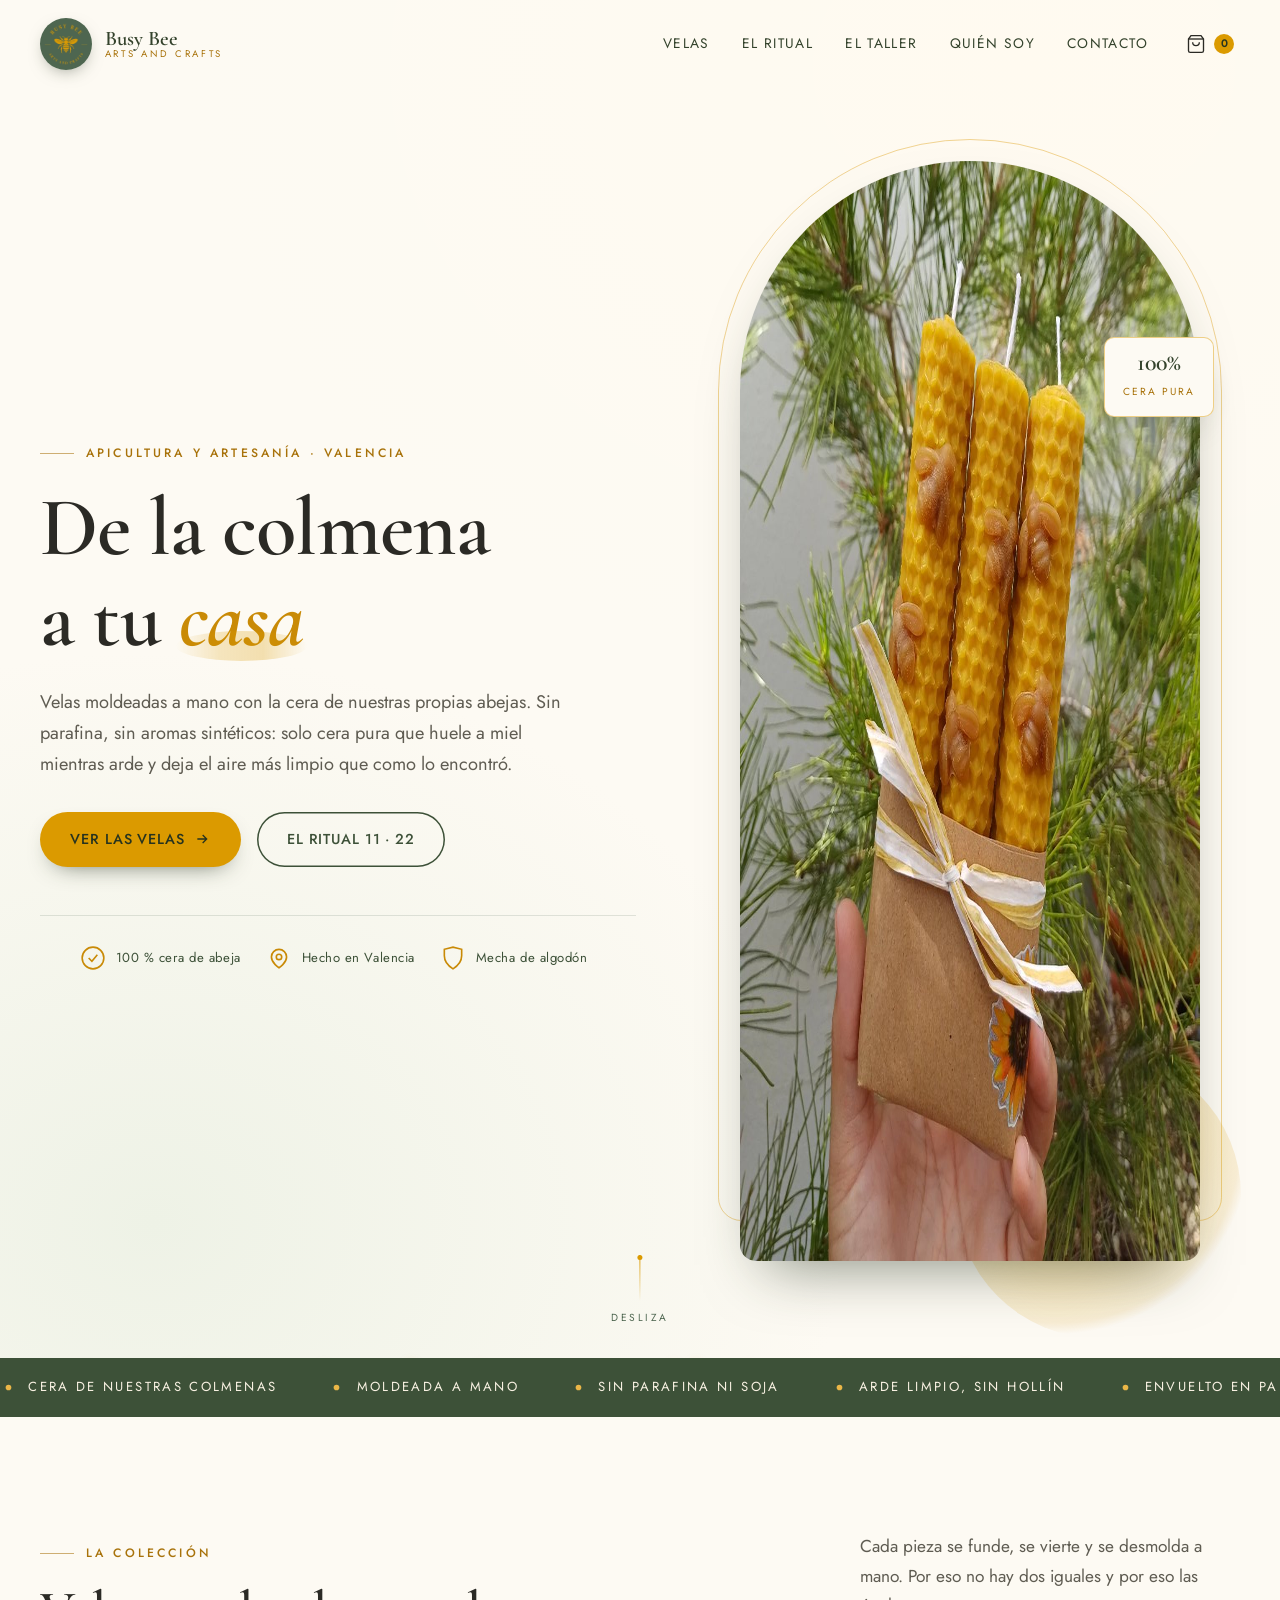
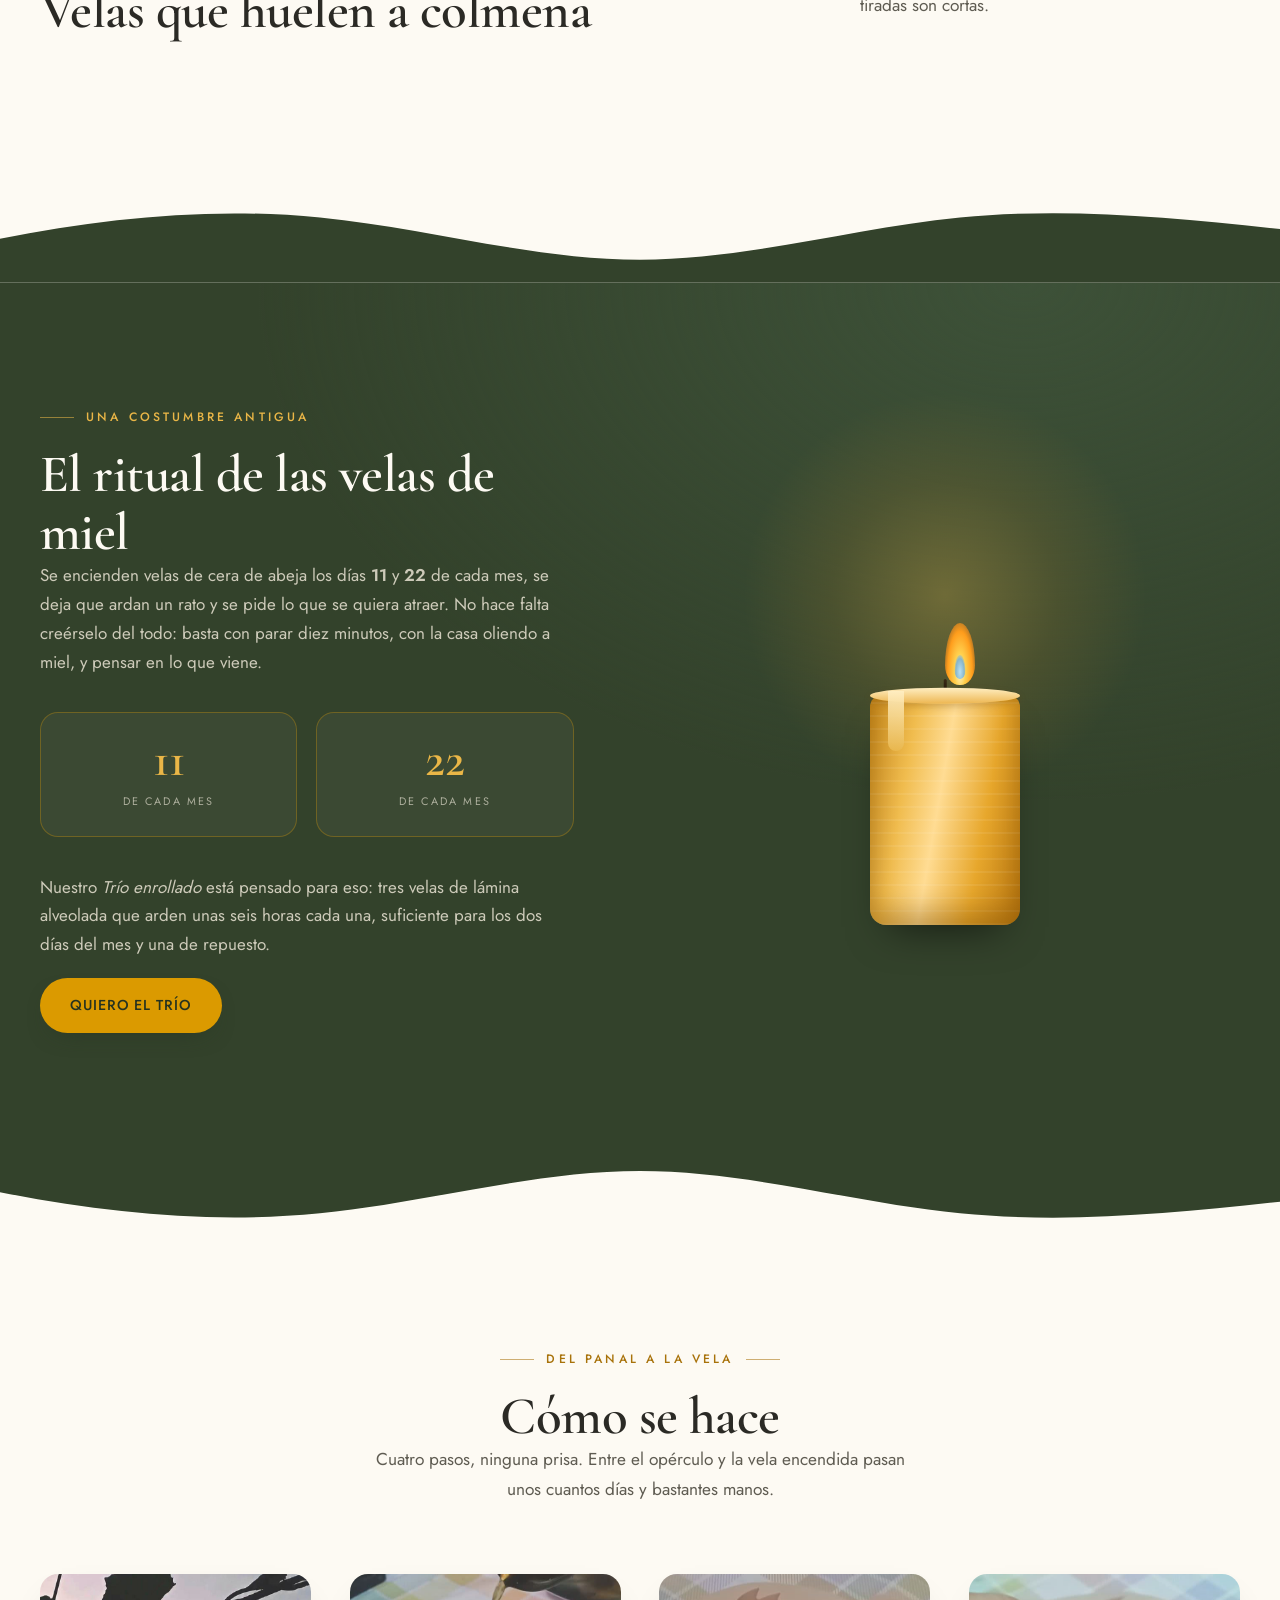
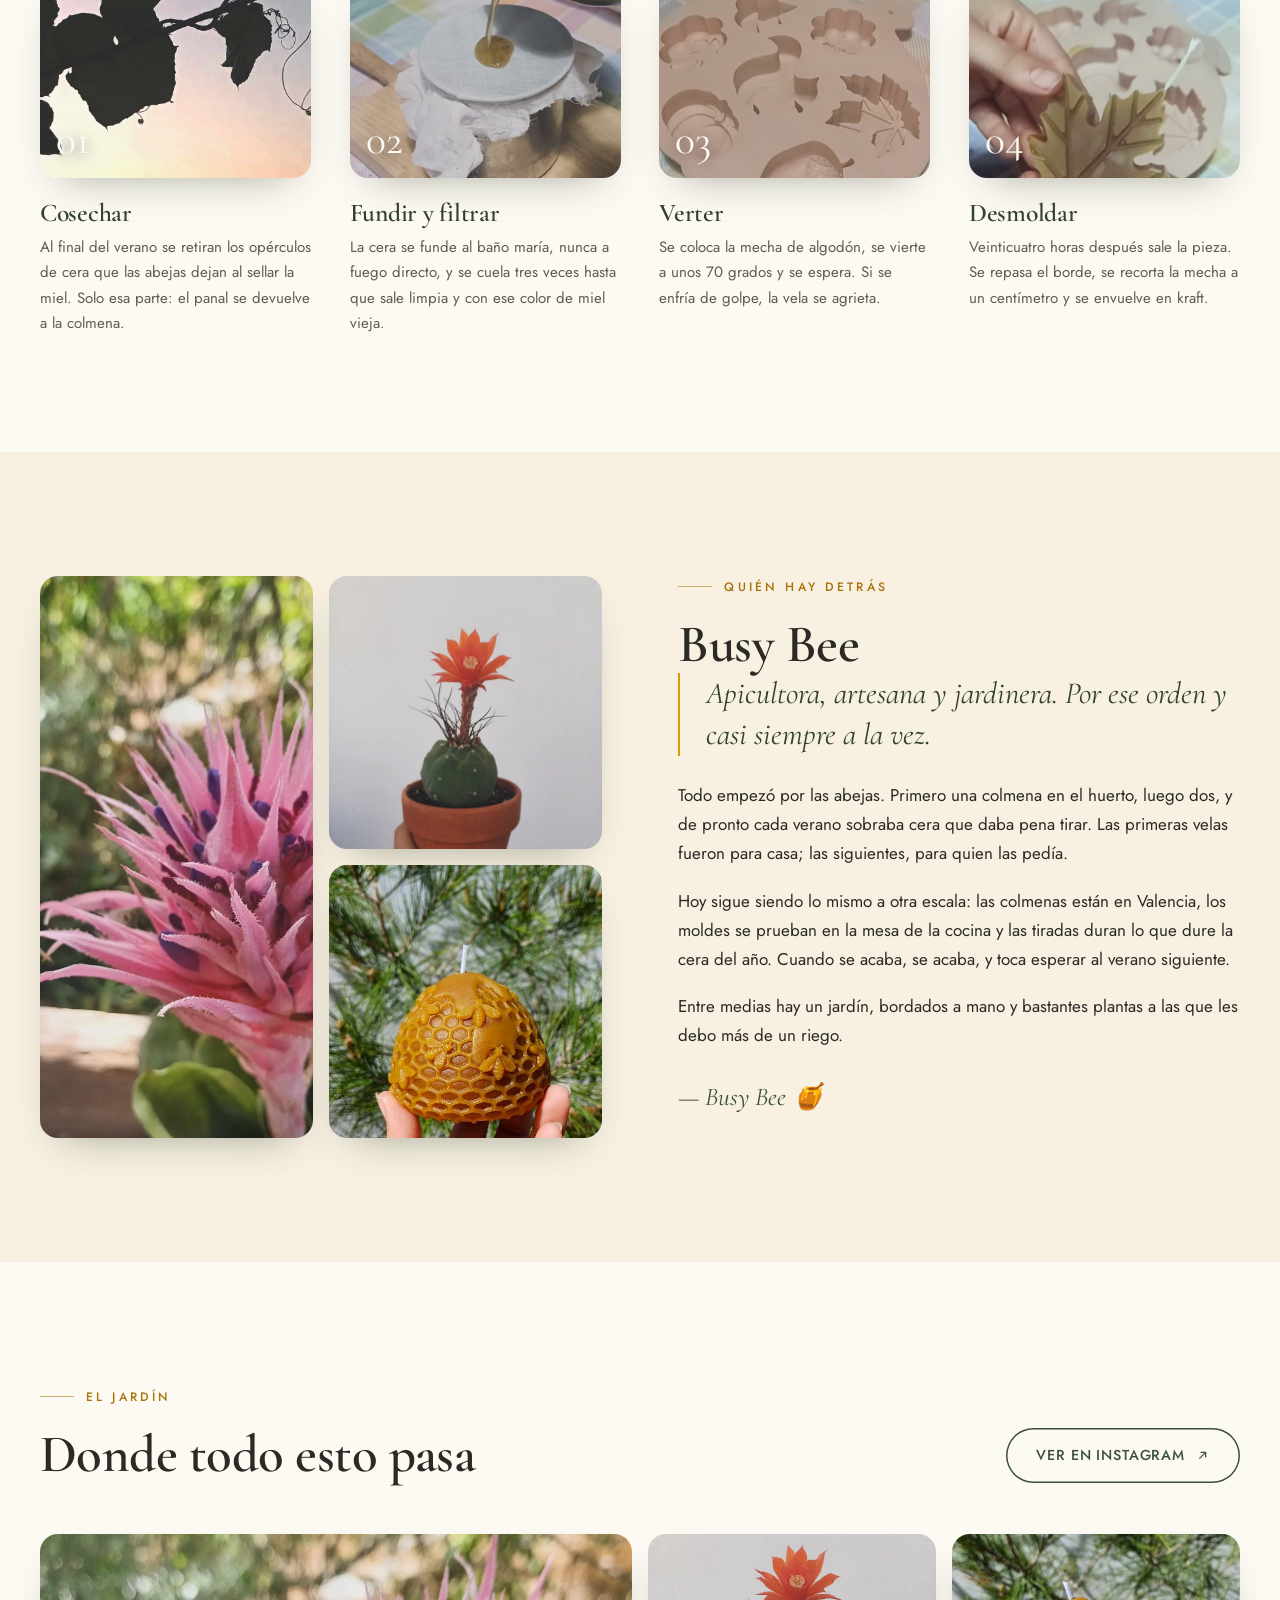
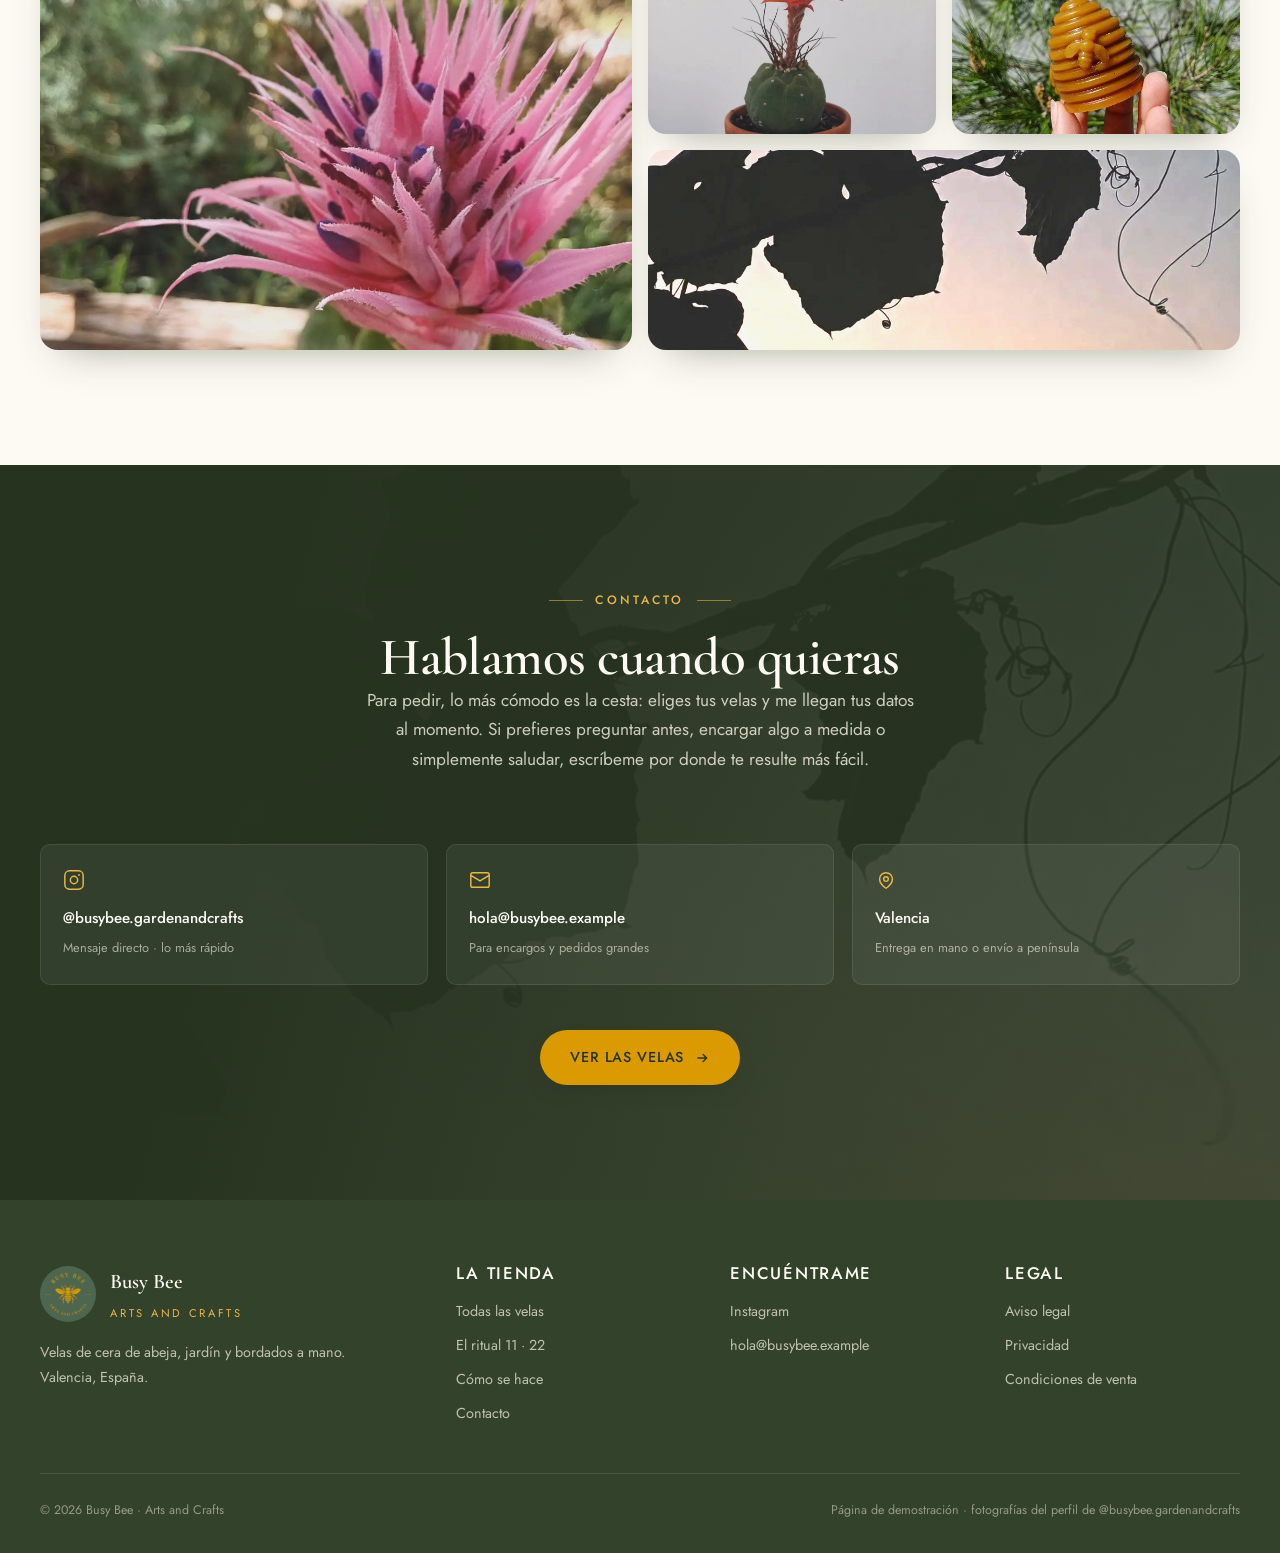
<file: public/index.html>
<!DOCTYPE html>
<html lang="es">
<head>
<meta charset="utf-8">
<meta name="viewport" content="width=device-width,initial-scale=1">
<title>Busy Bee · Velas artesanales de cera de abeja | Valencia</title>
<meta name="description" content="Velas de cera de abeja hechas a mano en Valencia. Colmenas, panales y velas de miel para el ritual de los días 11 y 22. Cera de nuestras propias colmenas, sin parafina.">
<meta name="theme-color" content="#3d5138">

<meta property="og:type" content="website">
<meta property="og:title" content="Busy Bee · Velas artesanales de cera de abeja">
<meta property="og:description" content="De la colmena a tu casa. Velas de cera de abeja hechas a mano en Valencia.">
<meta property="og:image" content="assets/img/velas-laminadas.jpg">
<meta property="og:locale" content="es_ES">

<link rel="icon" href="assets/img/logo.jpg">
<link rel="apple-touch-icon" href="assets/img/logo.jpg">

<link rel="stylesheet" href="assets/css/fuentes.css">
<link rel="stylesheet" href="assets/css/style.css">
</head>
<body>

<!-- ══════════════════════════════ CABECERA ══════════════════════════════ -->
<header class="cabecera" id="cabecera">
  <div class="contenedor cabecera__fila">
    <a href="#" class="marca" aria-label="Busy Bee, inicio">
      <img class="marca__logo" src="assets/img/logo.jpg" alt="" width="52" height="52">
      <span class="marca__texto">
        <span class="marca__nombre">Busy Bee</span>
        <span class="marca__lema">Arts and Crafts</span>
      </span>
    </a>

    <nav class="nav" id="nav">
      <a href="#velas">Velas</a>
      <a href="#ritual">El ritual</a>
      <a href="#taller">El taller</a>
      <a href="#historia">Quién soy</a>
      <a href="#pedido">Contacto</a>
      <button type="button" class="carrito" id="abrir-cesta" aria-label="Abrir la cesta">
        <svg viewBox="0 0 24 24" fill="none" stroke="currentColor" stroke-width="1.6" width="20" height="20" aria-hidden="true">
          <path d="M6 2 3 6v14a2 2 0 0 0 2 2h14a2 2 0 0 0 2-2V6l-3-4Z"/><path d="M3 6h18"/><path d="M16 10a4 4 0 0 1-8 0"/>
        </svg>
        <span class="carrito__num" id="carrito-num">0</span>
      </button>
    </nav>

    <button class="menu-btn" id="menu-btn" aria-label="Abrir menú" aria-expanded="false" aria-controls="nav"><span></span></button>
  </div>
</header>

<main>

<!-- ══════════════════════════════ PORTADA ══════════════════════════════ -->
<section class="portada">

  <!-- trama de panal de fondo -->
  <svg class="panal-fondo" aria-hidden="true">
    <defs>
      <pattern id="panal" width="56" height="97" patternUnits="userSpaceOnUse" patternTransform="scale(1.15)">
        <path d="M28 0 L56 16 L56 48 L28 64 L0 48 L0 16 Z" fill="none" stroke="#4e6650" stroke-width="1" opacity=".5"/>
        <path d="M0 48 L0 80 M56 48 L56 80" fill="none" stroke="#4e6650" stroke-width="1" opacity=".5"/>
        <path d="M28 64 L28 97" fill="none" stroke="#4e6650" stroke-width="1" opacity=".5"/>
      </pattern>
    </defs>
    <rect width="100%" height="100%" fill="url(#panal)"/>
  </svg>

  <!-- motas de polen (se rellenan por JS) -->
  <div class="polen" id="polen" aria-hidden="true"></div>

  <!-- abejas volando -->
  <div class="enjambre" aria-hidden="true">
    <div class="abeja abeja--1"></div>
    <div class="abeja abeja--2"></div>
    <div class="abeja abeja--3"></div>
  </div>

  <div class="contenedor portada__rejilla">
    <div class="portada__contenido">
      <p class="antetitulo">Apicultura y artesanía · Valencia</p>
      <h1 class="portada__titulo">De la colmena<br>a tu <em>casa</em></h1>
      <p class="portada__texto">
        Velas moldeadas a mano con la cera de nuestras propias abejas. Sin parafina,
        sin aromas sintéticos: solo cera pura que huele a miel mientras arde y
        deja el aire más limpio que como lo encontró.
      </p>

      <div class="portada__acciones">
        <a href="#velas" class="btn btn--miel">
          Ver las velas
          <svg viewBox="0 0 24 24" fill="none" stroke="currentColor" stroke-width="2" width="16" height="16" aria-hidden="true"><path d="M5 12h14M13 6l6 6-6 6"/></svg>
        </a>
        <a href="#ritual" class="btn btn--linea">El ritual 11 · 22</a>
      </div>

      <ul class="portada__sellos">
        <li class="sello">
          <svg viewBox="0 0 24 24" fill="none" stroke="currentColor" stroke-width="1.5" aria-hidden="true"><path d="M12 2a10 10 0 1 0 10 10A10 10 0 0 0 12 2Z"/><path d="m8 12 3 3 5-6"/></svg>
          100&nbsp;% cera de abeja
        </li>
        <li class="sello">
          <svg viewBox="0 0 24 24" fill="none" stroke="currentColor" stroke-width="1.5" aria-hidden="true"><path d="M12 21s-7-4.5-7-10a7 7 0 0 1 14 0c0 5.5-7 10-7 10Z"/><circle cx="12" cy="11" r="2.5"/></svg>
          Hecho en Valencia
        </li>
        <li class="sello">
          <svg viewBox="0 0 24 24" fill="none" stroke="currentColor" stroke-width="1.5" aria-hidden="true"><path d="M12 22c5-3 8-7 8-12V4l-8-2-8 2v6c0 5 3 9 8 12Z"/></svg>
          Mecha de algodón
        </li>
      </ul>
    </div>

    <figure class="portada__foto">
      <img src="assets/img/velas-laminadas.jpg"
           alt="Tres velas de cera de abeja laminada, decoradas con abejitas y atadas con un lazo de rafia"
           width="1100" height="1100" fetchpriority="high">
      <figcaption class="etiqueta">
        <strong>100%</strong>
        <span>cera pura</span>
      </figcaption>
    </figure>
  </div>

  <a href="#velas" class="bajar">
    <i></i>
    Desliza
  </a>
</section>

<!-- ══════════════════════════════ CINTA ══════════════════════════════ -->
<div class="cinta" aria-hidden="true">
  <div class="cinta__pista" id="cinta-pista">
    <div class="cinta__grupo">
      <span class="cinta__item"><svg viewBox="0 0 24 24" fill="currentColor"><circle cx="12" cy="12" r="4"/></svg> Cera de nuestras colmenas</span>
      <span class="cinta__item"><svg viewBox="0 0 24 24" fill="currentColor"><circle cx="12" cy="12" r="4"/></svg> Moldeada a mano</span>
      <span class="cinta__item"><svg viewBox="0 0 24 24" fill="currentColor"><circle cx="12" cy="12" r="4"/></svg> Sin parafina ni soja</span>
      <span class="cinta__item"><svg viewBox="0 0 24 24" fill="currentColor"><circle cx="12" cy="12" r="4"/></svg> Arde limpio, sin hollín</span>
      <span class="cinta__item"><svg viewBox="0 0 24 24" fill="currentColor"><circle cx="12" cy="12" r="4"/></svg> Envuelto en papel kraft</span>
      <span class="cinta__item"><svg viewBox="0 0 24 24" fill="currentColor"><circle cx="12" cy="12" r="4"/></svg> Pequeños lotes de temporada</span>
    </div>
  </div>
</div>

<!-- ══════════════════════════════ CATÁLOGO ══════════════════════════════ -->
<section class="seccion" id="velas">
  <div class="contenedor">

    <div class="cabecera-seccion revelar">
      <div>
        <p class="antetitulo">La colección</p>
        <h2>Velas que huelen a colmena</h2>
      </div>
      <p class="entradilla" style="max-width:38ch">
        Cada pieza se funde, se vierte y se desmolda a mano. Por eso no hay dos iguales
        y por eso las tiradas son cortas.
      </p>
    </div>

    <div class="rejilla-productos" id="catalogo">
<!--PRODUCTOS-->
    </div>
  </div>
</section>

<!-- onda de separación hacia la sección verde -->
<div class="onda" aria-hidden="true">
  <svg viewBox="0 0 1440 80" preserveAspectRatio="none"><path fill="#33422b" d="M0 80V34c120-22 240-33 360-22s240 44 360 44 240-33 360-44 240 0 360 12v56Z"/></svg>
</div>

<!-- ══════════════════════════════ RITUAL ══════════════════════════════ -->
<section class="seccion ritual" id="ritual">
  <div class="contenedor ritual__rejilla">
    <div class="revelar">
      <p class="antetitulo">Una costumbre antigua</p>
      <h2>El ritual de las velas de miel</h2>
      <p>
        Se encienden velas de cera de abeja los días <strong>11</strong> y <strong>22</strong>
        de cada mes, se deja que ardan un rato y se pide lo que se quiera atraer.
        No hace falta creérselo del todo: basta con parar diez minutos,
        con la casa oliendo a miel, y pensar en lo que viene.
      </p>

      <div class="ritual__fechas">
        <div class="fecha"><strong>11</strong><span>de cada mes</span></div>
        <div class="fecha"><strong>22</strong><span>de cada mes</span></div>
      </div>

      <p>
        Nuestro <em>Trío enrollado</em> está pensado para eso: tres velas de lámina alveolada
        que arden unas seis horas cada una, suficiente para los dos días del mes y una de repuesto.
      </p>
      <a href="#velas" class="btn btn--miel">Quiero el trío</a>
    </div>

    <div class="escena-vela revelar" data-retardo="2" aria-hidden="true">
      <div class="halo"></div>
      <div class="vela">
        <div class="vela__llama"></div>
        <div class="vela__mecha"></div>
        <div class="vela__cuerpo"></div>
      </div>
    </div>
  </div>
</section>

<div class="onda" aria-hidden="true">
  <svg viewBox="0 0 1440 80" preserveAspectRatio="none"><path fill="#33422b" d="M0 0v46c120 22 240 33 360 22s240-44 360-44 240 33 360 44 240 0 360-12V0Z"/></svg>
</div>

<!-- ══════════════════════════════ TALLER ══════════════════════════════ -->
<section class="seccion" id="taller">
  <div class="contenedor">
    <div class="cabecera-seccion cabecera-seccion--centro revelar">
      <div>
        <p class="antetitulo">Del panal a la vela</p>
        <h2>Cómo se hace</h2>
        <p class="entradilla" style="margin-inline:auto">
          Cuatro pasos, ninguna prisa. Entre el opérculo y la vela encendida pasan
          unos cuantos días y bastantes manos.
        </p>
      </div>
    </div>

    <div class="pasos">
      <article class="paso revelar" data-retardo="1">
        <div class="paso__foto">
          <img src="assets/img/atardecer.jpg" alt="Atardecer sobre el huerto donde están las colmenas" loading="lazy" width="1100" height="618">
        </div>
        <h3>Cosechar</h3>
        <p>Al final del verano se retiran los opérculos de cera que las abejas dejan al sellar la miel. Solo esa parte: el panal se devuelve a la colmena.</p>
      </article>

      <article class="paso revelar" data-retardo="2">
        <div class="paso__foto">
          <img src="assets/img/fundir-cera.jpg" alt="Cera de abeja fundida cayendo en hilo sobre un molde" loading="lazy" width="640" height="480">
        </div>
        <h3>Fundir y filtrar</h3>
        <p>La cera se funde al baño maría, nunca a fuego directo, y se cuela tres veces hasta que sale limpia y con ese color de miel vieja.</p>
      </article>

      <article class="paso revelar" data-retardo="3">
        <div class="paso__foto">
          <img src="assets/img/moldes-otono.jpg" alt="Moldes de silicona con formas de hojas y bellotas esperando la cera" loading="lazy" width="640" height="480">
        </div>
        <h3>Verter</h3>
        <p>Se coloca la mecha de algodón, se vierte a unos 70 grados y se espera. Si se enfría de golpe, la vela se agrieta.</p>
      </article>

      <article class="paso revelar" data-retardo="4">
        <div class="paso__foto">
          <img src="assets/img/molde-hoja.jpg" alt="Vela de hoja recién desmoldada sostenida entre los dedos" loading="lazy" width="640" height="480">
        </div>
        <h3>Desmoldar</h3>
        <p>Veinticuatro horas después sale la pieza. Se repasa el borde, se recorta la mecha a un centímetro y se envuelve en kraft.</p>
      </article>
    </div>
  </div>
</section>

<!-- ══════════════════════════════ HISTORIA ══════════════════════════════ -->
<section class="seccion sobre" id="historia">
  <div class="contenedor sobre__rejilla">
    <div class="sobre__fotos revelar">
      <img src="assets/img/jardin-flor.jpg" alt="Flor rosa de bromelia en el jardín" loading="lazy" width="1100" height="1100">
      <img src="assets/img/jardin-cactus.jpg" alt="Cactus con una flor naranja abierta, en maceta de barro" loading="lazy" width="1100" height="1100">
      <img src="assets/img/vela-panal.jpg" alt="Vela de panal sostenida frente a un pino" loading="lazy" width="540" height="675">
    </div>

    <div class="revelar" data-retardo="2">
      <p class="antetitulo">Quién hay detrás</p>
      <h2>Busy Bee</h2>
      <blockquote class="cita">Apicultora, artesana y jardinera. Por ese orden y casi siempre a la vez.</blockquote>
      <p>
        Todo empezó por las abejas. Primero una colmena en el huerto, luego dos, y de pronto
        cada verano sobraba cera que daba pena tirar. Las primeras velas fueron para casa;
        las siguientes, para quien las pedía.
      </p>
      <p>
        Hoy sigue siendo lo mismo a otra escala: las colmenas están en Valencia, los moldes
        se prueban en la mesa de la cocina y las tiradas duran lo que dure la cera del año.
        Cuando se acaba, se acaba, y toca esperar al verano siguiente.
      </p>
      <p>
        Entre medias hay un jardín, bordados a mano y bastantes plantas a las que
        les debo más de un riego.
      </p>
      <p class="firma">— Busy Bee 🍯</p>
    </div>
  </div>
</section>

<!-- ══════════════════════════════ JARDÍN ══════════════════════════════ -->
<section class="seccion" id="jardin">
  <div class="contenedor">
    <div class="cabecera-seccion revelar">
      <div>
        <p class="antetitulo">El jardín</p>
        <h2>Donde todo esto pasa</h2>
      </div>
      <a href="https://www.instagram.com/busybee.gardenandcrafts/" target="_blank" rel="noopener noreferrer" class="btn btn--linea">
        Ver en Instagram
        <svg viewBox="0 0 24 24" fill="none" stroke="currentColor" stroke-width="2" width="15" height="15" aria-hidden="true"><path d="M7 17 17 7M9 7h8v8"/></svg>
      </a>
    </div>

    <div class="mosaico revelar" data-retardo="1">
      <figure class="ancho-2 alto-2">
        <img src="assets/img/jardin-flor.jpg" alt="Bromelia rosa abierta entre hojas verdes" loading="lazy" width="1100" height="1100">
        <figcaption>Bromelia en flor</figcaption>
      </figure>
      <figure>
        <img src="assets/img/jardin-cactus.jpg" alt="Cactus con flor naranja" loading="lazy" width="1100" height="1100">
        <figcaption>Primera flor del cactus</figcaption>
      </figure>
      <figure>
        <img src="assets/img/vela-colmena.jpg" alt="Vela colmena frente a las ramas de un pino" loading="lazy" width="540" height="675">
        <figcaption>Colmena entre pinos</figcaption>
      </figure>
      <figure class="ancho-2">
        <img src="assets/img/atardecer.jpg" alt="Atardecer sobre el huerto con la parra en primer plano" loading="lazy" width="1100" height="618">
        <figcaption>Las seis de la tarde en septiembre</figcaption>
      </figure>
    </div>
  </div>
</section>

<!-- ══════════════════════════════ CONTACTO ══════════════════════════════ -->
<section class="seccion pedido" id="pedido">
  <img class="pedido__fondo" src="assets/img/atardecer.jpg" alt="" aria-hidden="true" loading="lazy">
  <div class="pedido__velo" aria-hidden="true"></div>

  <div class="contenedor">
    <div class="cabecera-seccion cabecera-seccion--centro revelar">
      <div>
        <p class="antetitulo">Contacto</p>
        <h2>Hablamos cuando quieras</h2>
        <p class="entradilla" style="margin-inline:auto">
          Para pedir, lo más cómodo es la cesta: eliges tus velas y me llegan tus datos al momento.
          Si prefieres preguntar antes, encargar algo a medida o simplemente saludar,
          escríbeme por donde te resulte más fácil.
        </p>
      </div>
    </div>

    <div class="canales canales--fila revelar" data-retardo="1">
      <a class="canal" href="https://www.instagram.com/busybee.gardenandcrafts/" target="_blank" rel="noopener noreferrer">
        <svg viewBox="0 0 24 24" fill="none" stroke="currentColor" stroke-width="1.6" aria-hidden="true"><rect x="2" y="2" width="20" height="20" rx="5"/><circle cx="12" cy="12" r="4"/><circle cx="17.5" cy="6.5" r="1" fill="currentColor" stroke="none"/></svg>
        <span><b>@busybee.gardenandcrafts</b><small>Mensaje directo · lo más rápido</small></span>
      </a>

      <a class="canal" href="mailto:hola@busybee.example">
        <svg viewBox="0 0 24 24" fill="none" stroke="currentColor" stroke-width="1.6" aria-hidden="true"><rect x="2" y="4" width="20" height="16" rx="2"/><path d="m2 7 10 6 10-6"/></svg>
        <span><b>hola@busybee.example</b><small>Para encargos y pedidos grandes</small></span>
      </a>

      <div class="canal">
        <svg viewBox="0 0 24 24" fill="none" stroke="currentColor" stroke-width="1.6" aria-hidden="true"><path d="M12 21s-7-4.5-7-10a7 7 0 0 1 14 0c0 5.5-7 10-7 10Z"/><circle cx="12" cy="11" r="2.5"/></svg>
        <span><b>Valencia</b><small>Entrega en mano o envío a península</small></span>
      </div>
    </div>

    <p class="remate revelar" data-retardo="2">
      <a href="#velas" class="btn btn--miel">
        Ver las velas
        <svg viewBox="0 0 24 24" fill="none" stroke="currentColor" stroke-width="2" width="16" height="16" aria-hidden="true"><path d="M5 12h14M13 6l6 6-6 6"/></svg>
      </a>
    </p>
  </div>
</section>

</main>

<!-- ══════════════════════════════ PIE ══════════════════════════════ -->
<footer class="pie">
  <div class="contenedor">
    <div class="pie__rejilla">
      <div>
        <div class="pie__marca">
          <img src="assets/img/logo.jpg" alt="" width="56" height="56">
          <div>
            <strong style="color:var(--cera-50);font-family:var(--serif);font-size:1.3rem">Busy Bee</strong><br>
            <span style="font-size:.7rem;letter-spacing:.24em;text-transform:uppercase;color:var(--miel-400)">Arts and Crafts</span>
          </div>
        </div>
        <p>Velas de cera de abeja, jardín y bordados a mano.<br>Valencia, España.</p>
      </div>

      <div>
        <h4>La tienda</h4>
        <ul>
          <li><a href="#velas">Todas las velas</a></li>
          <li><a href="#ritual">El ritual 11 · 22</a></li>
          <li><a href="#taller">Cómo se hace</a></li>
          <li><a href="#pedido">Contacto</a></li>
        </ul>
      </div>

      <div>
        <h4>Encuéntrame</h4>
        <ul>
          <li><a href="https://www.instagram.com/busybee.gardenandcrafts/" target="_blank" rel="noopener noreferrer">Instagram</a></li>
          <li><a href="mailto:hola@busybee.example">hola@busybee.example</a></li>
        </ul>
      </div>

      <div>
        <h4>Legal</h4>
        <ul>
          <li><a href="/aviso-legal">Aviso legal</a></li>
          <li><a href="/privacidad">Privacidad</a></li>
          <li><a href="/condiciones">Condiciones de venta</a></li>
        </ul>
      </div>
    </div>

    <div class="pie__base">
      <span>© <span id="anio">2026</span> Busy Bee · Arts and Crafts</span>
      <span>Página de demostración · fotografías del perfil de @busybee.gardenandcrafts</span>
    </div>
  </div>
</footer>


<!-- ══════════════════════════════ PANTALLA DE PEDIDO ══════════════════════════════ -->
<div class="pantalla" id="pantalla" role="dialog" aria-modal="true" aria-labelledby="pantalla-titulo" hidden>

  <header class="pantalla__barra">
    <div class="contenedor pantalla__barra-fila">
      <span class="marca">
        <img class="marca__logo" src="assets/img/logo.jpg" alt="" width="44" height="44">
        <span class="marca__texto">
          <span class="marca__nombre">Busy Bee</span>
          <span class="marca__lema">Arts and Crafts</span>
        </span>
      </span>
      <button type="button" class="volver" id="cerrar-pantalla">
        <svg viewBox="0 0 24 24" fill="none" stroke="currentColor" stroke-width="2" aria-hidden="true"><path d="M19 12H5M11 18l-6-6 6-6"/></svg>
        Seguir mirando velas
      </button>
    </div>
  </header>

  <!-- ---------- vista principal: cesta + datos ---------- -->
  <div class="contenedor pantalla__cuerpo" id="vista-pedido">

    <div class="pantalla__titular">
      <p class="antetitulo">Casi está</p>
      <h1 id="pantalla-titulo">Tu pedido</h1>
    </div>

    <!-- cesta vacía -->
    <div class="vacia" id="cesta-vacia" hidden>
      <svg viewBox="0 0 24 24" fill="none" stroke="currentColor" stroke-width="1.2" aria-hidden="true">
        <path d="M6 2 3 6v14a2 2 0 0 0 2 2h14a2 2 0 0 0 2-2V6l-3-4Z"/><path d="M3 6h18"/><path d="M16 10a4 4 0 0 1-8 0"/>
      </svg>
      <h3>Todavía no has puesto nada</h3>
      <p>Elige alguna vela y vuelve por aquí.</p>
      <button type="button" class="btn btn--miel" id="ir-catalogo">Ver las velas</button>
    </div>

    <div class="pedido-rejilla" id="pedido-rejilla">

      <!-- columna izquierda: la lista -->
      <section class="bloque">
        <h2 class="bloque__titulo">
          Lo que llevas
          <span class="bloque__cuenta" id="cuenta-articulos"></span>
        </h2>

        <ul class="lista-cesta" id="lineas"></ul>

        <div class="totales">
          <div class="totales__fila">
            <span>Subtotal</span>
            <span id="subtotal">0 €</span>
          </div>
          <div class="totales__fila totales__fila--suave">
            <span>Envío</span>
            <span>a convenir</span>
          </div>
          <div class="totales__fila totales__fila--fuerte">
            <span>Total</span>
            <strong id="total-pedido">0 €</strong>
          </div>
        </div>
      </section>

      <!-- columna derecha: los datos -->
      <section class="bloque bloque--pegajoso">
        <h2 class="bloque__titulo">Tus datos</h2>

        <form id="form-pedido" novalidate>
          <div class="error-envio" id="error-pedido" hidden></div>

          <div class="campo">
            <label for="p-nombre">Nombre y apellidos *</label>
            <input type="text" id="p-nombre" name="nombre" autocomplete="name" required maxlength="80">
          </div>

          <div class="campo">
            <label for="p-telefono">Teléfono *</label>
            <input type="tel" id="p-telefono" name="telefono" autocomplete="tel" required maxlength="25" placeholder="600 00 00 00">
          </div>

          <div class="campo">
            <label for="p-email">Correo <span class="opcional">(opcional)</span></label>
            <input type="email" id="p-email" name="email" autocomplete="email" maxlength="120">
          </div>

          <div class="campo">
            <label for="p-direccion">Dirección *</label>
            <input type="text" id="p-direccion" name="direccion" autocomplete="street-address" required maxlength="160" placeholder="Calle, número, piso">
          </div>

          <div class="dos-columnas">
            <div class="campo">
              <label for="p-cp">C. postal *</label>
              <input type="text" id="p-cp" name="cp" autocomplete="postal-code" required inputmode="numeric" maxlength="10">
            </div>
            <div class="campo">
              <label for="p-poblacion">Población *</label>
              <input type="text" id="p-poblacion" name="poblacion" autocomplete="address-level2" required maxlength="80">
            </div>
          </div>

          <div class="campo">
            <label for="p-notas">Notas <span class="opcional">(opcional)</span></label>
            <textarea id="p-notas" name="notas" maxlength="500" placeholder="Si es para regalo, fechas, lo que necesites…"></textarea>
          </div>

          <div class="trampa" aria-hidden="true">
            <label for="p-web">No rellenes esto</label>
            <input type="text" id="p-web" name="web" tabindex="-1" autocomplete="off">
          </div>

          <div class="acepto">
            <input type="checkbox" id="p-acepto" name="acepto" required>
            <label for="p-acepto">
              He leído y acepto la <a href="/privacidad" target="_blank" rel="noopener">política de privacidad</a>
              y las <a href="/condiciones" target="_blank" rel="noopener">condiciones de venta</a>.
              Sé que mis datos se envían por Telegram a la artesana para gestionar el pedido.
            </label>
          </div>

          <button type="submit" class="btn btn--miel" id="enviar-pedido">Enviar solicitud</button>
          <p class="aviso">No se paga nada ahora. Raquel te escribe para confirmar disponibilidad, envío y forma de pago.</p>
        </form>
      </section>

    </div>
  </div>

  <!-- ---------- vista de confirmación ---------- -->
  <div class="contenedor pantalla__cuerpo" id="vista-hecho" hidden>
    <div class="hecho">
      <div class="hecho__marca">
        <svg viewBox="0 0 24 24" fill="none" stroke="currentColor" stroke-width="2.5" aria-hidden="true"><path d="m5 13 4.5 4.5L19 8"/></svg>
      </div>
      <h2>¡Solicitud enviada!</h2>
      <p>Tu pedido ya le ha llegado a Raquel al móvil.</p>
      <div class="referencia" id="ref-pedido">BB-00000</div>
      <p>Se pondrá en contacto contigo <strong>en menos de 24&nbsp;h</strong> para confirmar disponibilidad, envío y forma de pago.</p>
      <p class="hecho__nota">Guarda esa referencia por si quieres preguntar por el pedido.</p>
      <button type="button" class="btn btn--linea" id="cerrar-hecho">Volver a la tienda</button>
    </div>
  </div>

</div>

<!-- aviso flotante -->
<div class="brindis" id="brindis" role="status" aria-live="polite">
  <svg viewBox="0 0 24 24" fill="none" stroke="currentColor" stroke-width="2" aria-hidden="true"><path d="m5 12 5 5L20 7"/></svg>
  <span id="brindis-texto"></span>
</div>

<script src="assets/js/main.js"></script>
</body>
</html>
</file>
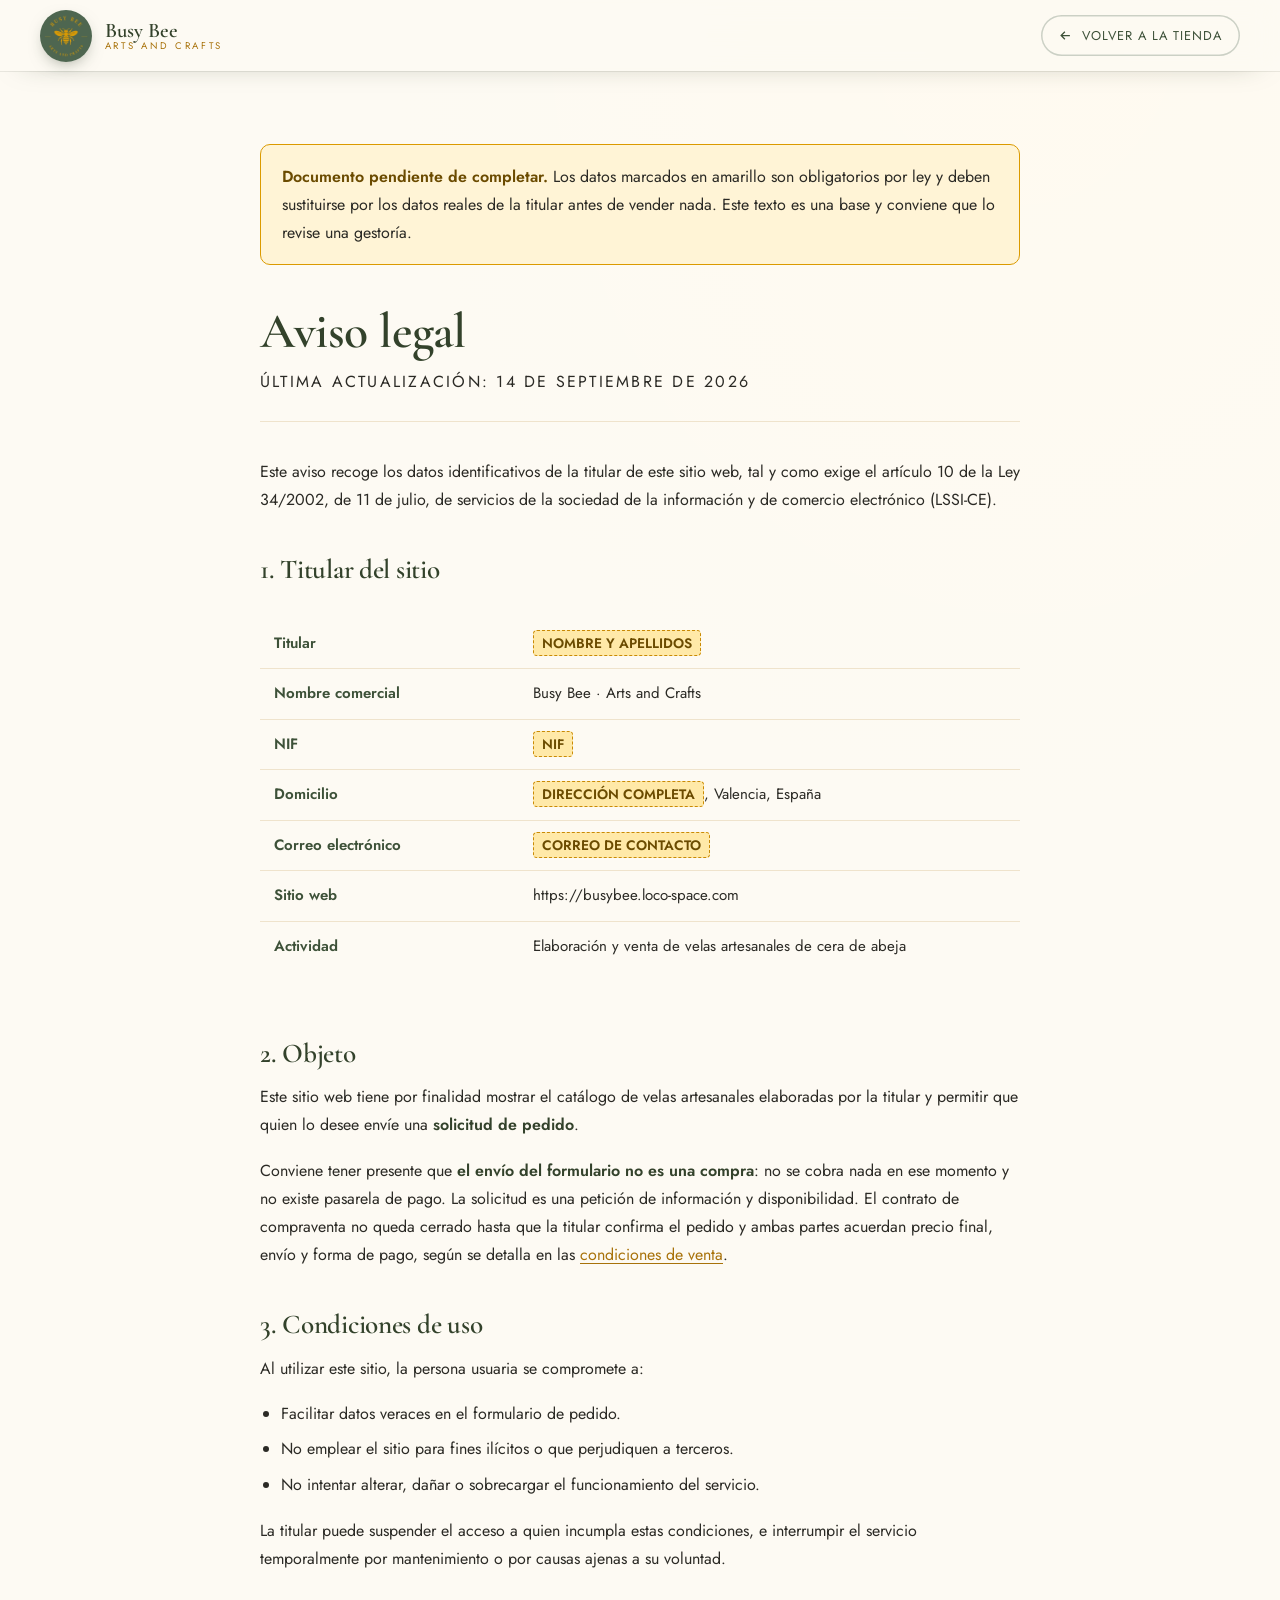
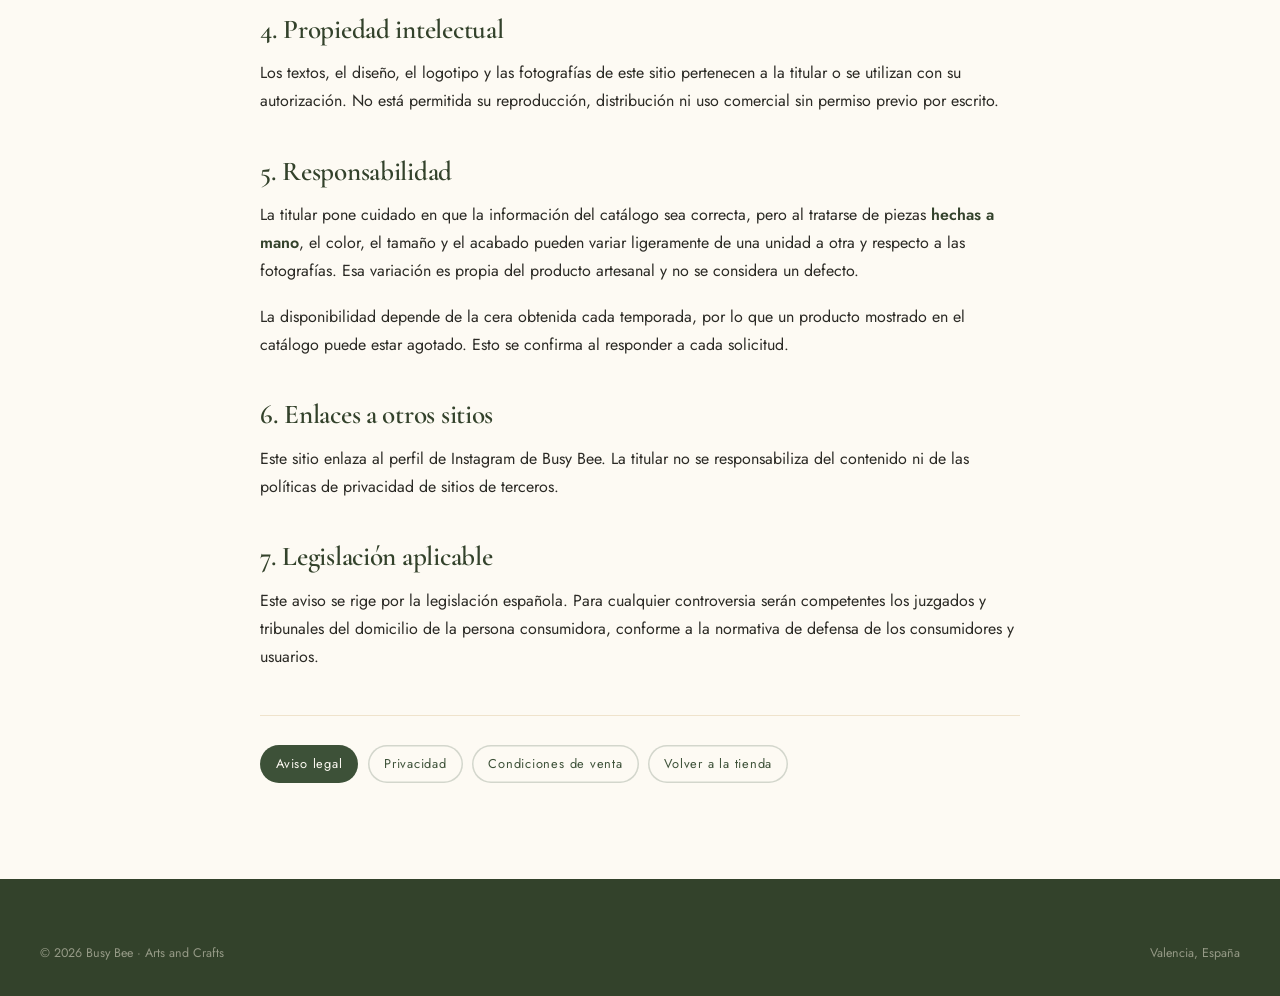
<file: public/aviso-legal.html>
<!DOCTYPE html>
<html lang="es">
<head>
<meta charset="utf-8">
<meta name="viewport" content="width=device-width,initial-scale=1">
<title>Aviso legal · Busy Bee</title>
<meta name="description" content="Datos identificativos del titular de busybee.loco-space.com conforme a la Ley 34/2002 de servicios de la sociedad de la información.">
<meta name="robots" content="noindex,follow">
<meta name="theme-color" content="#3d5138">
<link rel="icon" href="assets/img/logo.jpg">
<link rel="stylesheet" href="assets/css/fuentes.css">
<link rel="stylesheet" href="assets/css/style.css">
</head>
<body>

<header class="cabecera pegada">
  <div class="contenedor cabecera__fila">
    <a href="/" class="marca" aria-label="Busy Bee, inicio">
      <img class="marca__logo" src="assets/img/logo.jpg" alt="" width="52" height="52">
      <span class="marca__texto">
        <span class="marca__nombre">Busy Bee</span>
        <span class="marca__lema">Arts and Crafts</span>
      </span>
    </a>
    <a href="/" class="volver">
      <svg viewBox="0 0 24 24" fill="none" stroke="currentColor" stroke-width="2" aria-hidden="true"><path d="M19 12H5M11 18l-6-6 6-6"/></svg>
      Volver a la tienda
    </a>
  </div>
</header>

<main class="doc">
  <div class="doc__caja">

    <div class="borrador">
      <p><strong>Documento pendiente de completar.</strong> Los datos marcados en amarillo
      son obligatorios por ley y deben sustituirse por los datos reales de la titular
      antes de vender nada. Este texto es una base y conviene que lo revise una gestoría.</p>
    </div>

    <h1>Aviso legal</h1>
    <p class="doc__fecha">Última actualización: 14 de septiembre de 2026</p>

    <p>
      Este aviso recoge los datos identificativos de la titular de este sitio web, tal y
      como exige el artículo 10 de la Ley 34/2002, de 11 de julio, de servicios de la
      sociedad de la información y de comercio electrónico (LSSI-CE).
    </p>

    <h2>1. Titular del sitio</h2>

    <div class="tabla-envoltorio">
      <table>
        <tbody>
          <tr>
            <th>Titular</th>
            <td><span class="pendiente">NOMBRE Y APELLIDOS</span></td>
          </tr>
          <tr>
            <th>Nombre comercial</th>
            <td>Busy Bee · Arts and Crafts</td>
          </tr>
          <tr>
            <th>NIF</th>
            <td><span class="pendiente">NIF</span></td>
          </tr>
          <tr>
            <th>Domicilio</th>
            <td><span class="pendiente">DIRECCIÓN COMPLETA</span>, Valencia, España</td>
          </tr>
          <tr>
            <th>Correo electrónico</th>
            <td><span class="pendiente">CORREO DE CONTACTO</span></td>
          </tr>
          <tr>
            <th>Sitio web</th>
            <td>https://busybee.loco-space.com</td>
          </tr>
          <tr>
            <th>Actividad</th>
            <td>Elaboración y venta de velas artesanales de cera de abeja</td>
          </tr>
        </tbody>
      </table>
    </div>

    <h2>2. Objeto</h2>
    <p>
      Este sitio web tiene por finalidad mostrar el catálogo de velas artesanales
      elaboradas por la titular y permitir que quien lo desee envíe una
      <strong>solicitud de pedido</strong>.
    </p>
    <p>
      Conviene tener presente que <strong>el envío del formulario no es una compra</strong>:
      no se cobra nada en ese momento y no existe pasarela de pago. La solicitud es una
      petición de información y disponibilidad. El contrato de compraventa no queda
      cerrado hasta que la titular confirma el pedido y ambas partes acuerdan precio
      final, envío y forma de pago, según se detalla en las
      <a href="/condiciones">condiciones de venta</a>.
    </p>

    <h2>3. Condiciones de uso</h2>
    <p>Al utilizar este sitio, la persona usuaria se compromete a:</p>
    <ul>
      <li>Facilitar datos veraces en el formulario de pedido.</li>
      <li>No emplear el sitio para fines ilícitos o que perjudiquen a terceros.</li>
      <li>No intentar alterar, dañar o sobrecargar el funcionamiento del servicio.</li>
    </ul>
    <p>
      La titular puede suspender el acceso a quien incumpla estas condiciones, e
      interrumpir el servicio temporalmente por mantenimiento o por causas ajenas
      a su voluntad.
    </p>

    <h2>4. Propiedad intelectual</h2>
    <p>
      Los textos, el diseño, el logotipo y las fotografías de este sitio pertenecen a
      la titular o se utilizan con su autorización. No está permitida su reproducción,
      distribución ni uso comercial sin permiso previo por escrito.
    </p>

    <h2>5. Responsabilidad</h2>
    <p>
      La titular pone cuidado en que la información del catálogo sea correcta, pero al
      tratarse de piezas <strong>hechas a mano</strong>, el color, el tamaño y el acabado
      pueden variar ligeramente de una unidad a otra y respecto a las fotografías. Esa
      variación es propia del producto artesanal y no se considera un defecto.
    </p>
    <p>
      La disponibilidad depende de la cera obtenida cada temporada, por lo que un producto
      mostrado en el catálogo puede estar agotado. Esto se confirma al responder a cada
      solicitud.
    </p>

    <h2>6. Enlaces a otros sitios</h2>
    <p>
      Este sitio enlaza al perfil de Instagram de Busy Bee. La titular no se responsabiliza
      del contenido ni de las políticas de privacidad de sitios de terceros.
    </p>

    <h2>7. Legislación aplicable</h2>
    <p>
      Este aviso se rige por la legislación española. Para cualquier controversia serán
      competentes los juzgados y tribunales del domicilio de la persona consumidora,
      conforme a la normativa de defensa de los consumidores y usuarios.
    </p>

    <nav class="doc__indice">
      <a href="/aviso-legal" aria-current="page">Aviso legal</a>
      <a href="/privacidad">Privacidad</a>
      <a href="/condiciones">Condiciones de venta</a>
      <a href="/">Volver a la tienda</a>
    </nav>

  </div>
</main>

<footer class="pie">
  <div class="contenedor">
    <div class="pie__base" style="border-top:0;padding-top:0">
      <span>© <span id="anio">2026</span> Busy Bee · Arts and Crafts</span>
      <span>Valencia, España</span>
    </div>
  </div>
</footer>

<script>document.getElementById('anio').textContent = new Date().getFullYear();</script>
</body>
</html>
</file>
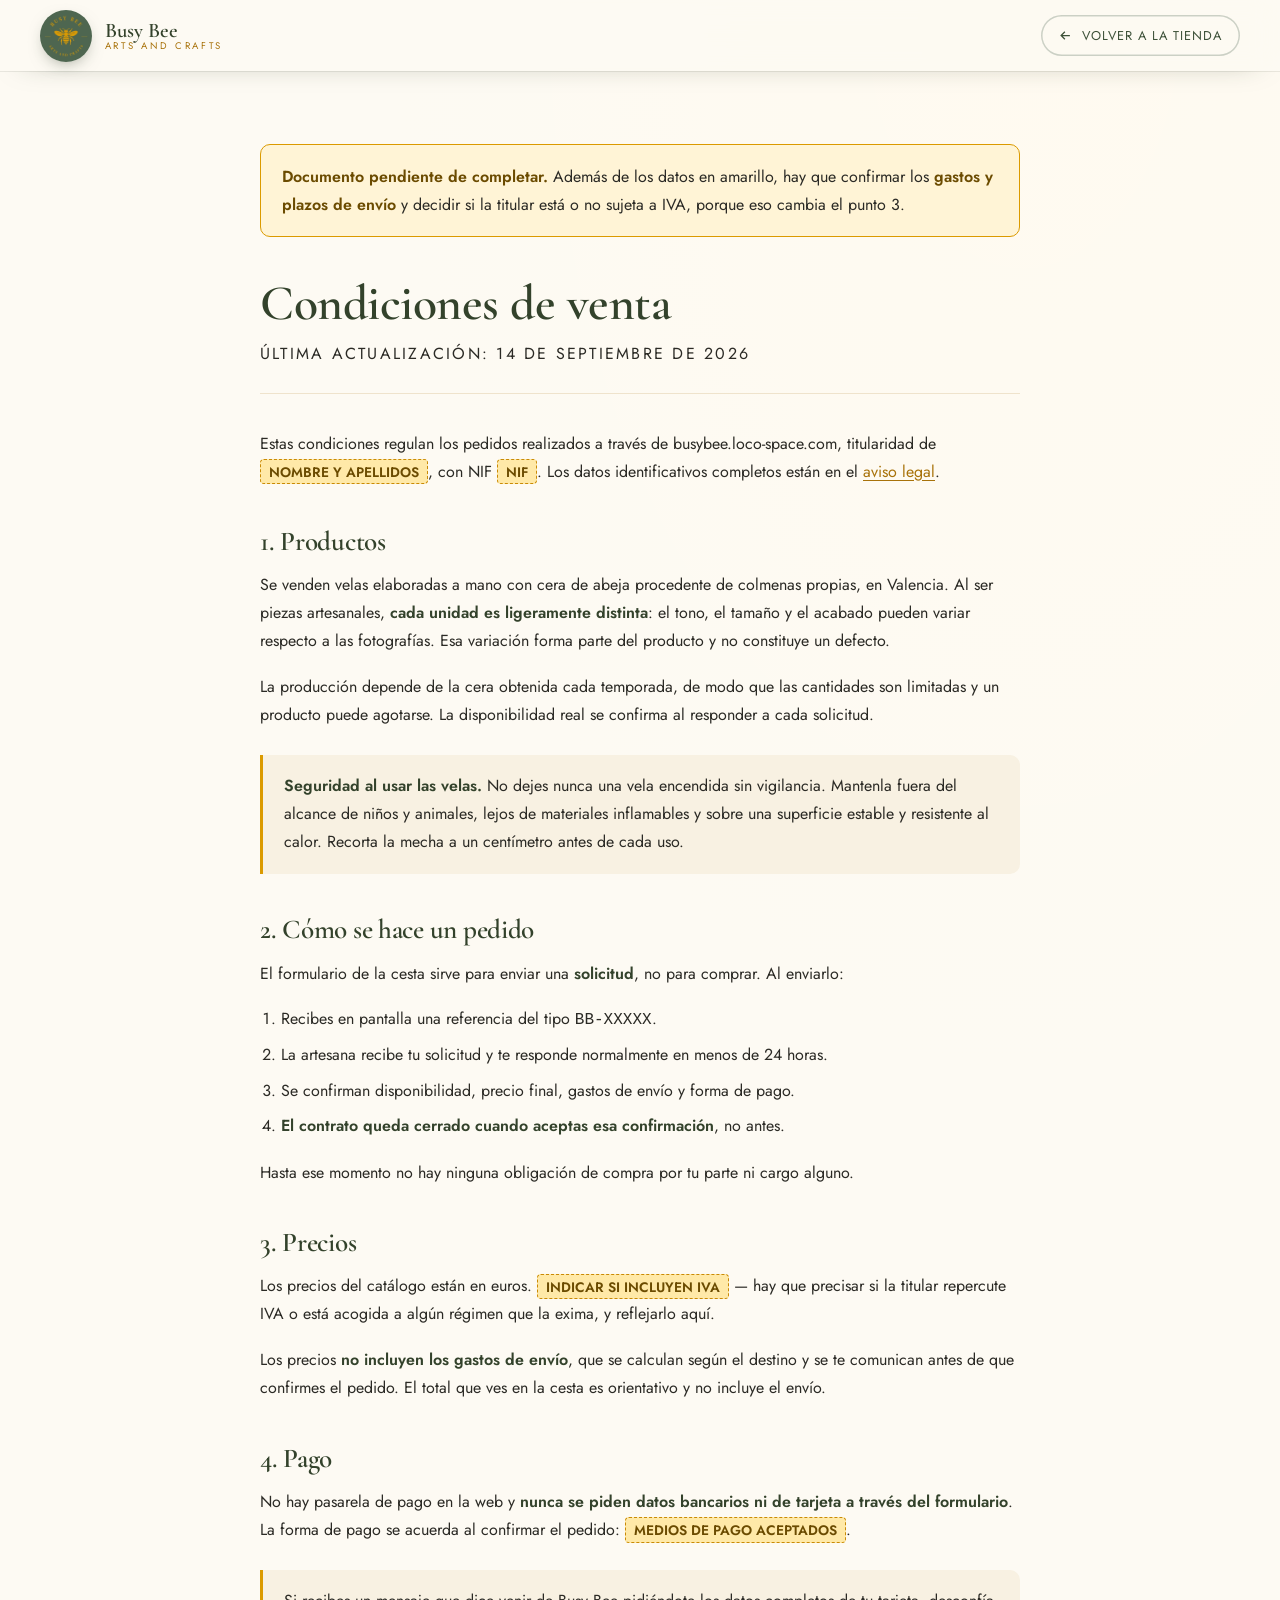
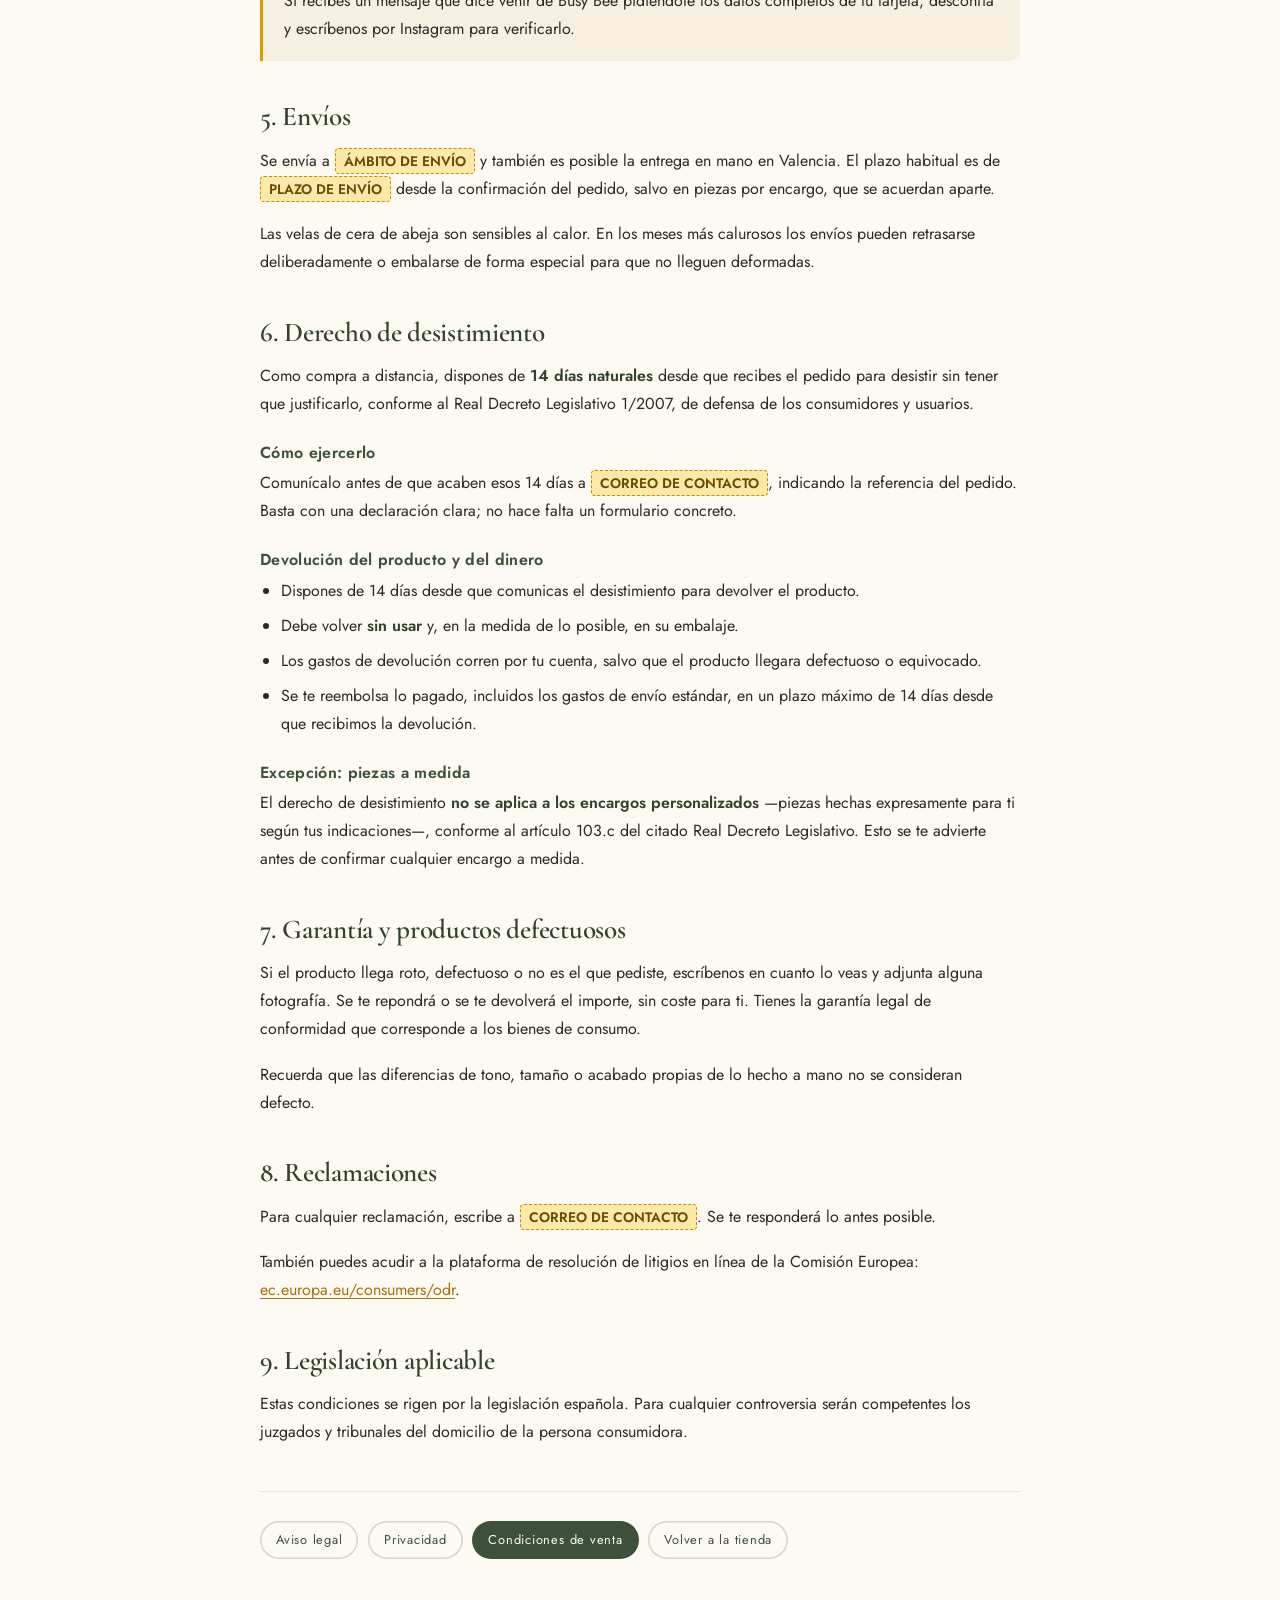
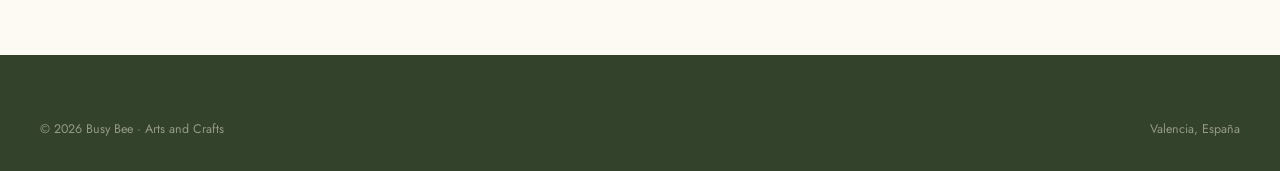
<file: public/condiciones.html>
<!DOCTYPE html>
<html lang="es">
<head>
<meta charset="utf-8">
<meta name="viewport" content="width=device-width,initial-scale=1">
<title>Condiciones de venta · Busy Bee</title>
<meta name="description" content="Cómo funciona el pedido, el envío, el pago, el derecho de desistimiento y las garantías en Busy Bee.">
<meta name="robots" content="noindex,follow">
<meta name="theme-color" content="#3d5138">
<link rel="icon" href="assets/img/logo.jpg">
<link rel="stylesheet" href="assets/css/fuentes.css">
<link rel="stylesheet" href="assets/css/style.css">
</head>
<body>

<header class="cabecera pegada">
  <div class="contenedor cabecera__fila">
    <a href="/" class="marca" aria-label="Busy Bee, inicio">
      <img class="marca__logo" src="assets/img/logo.jpg" alt="" width="52" height="52">
      <span class="marca__texto">
        <span class="marca__nombre">Busy Bee</span>
        <span class="marca__lema">Arts and Crafts</span>
      </span>
    </a>
    <a href="/" class="volver">
      <svg viewBox="0 0 24 24" fill="none" stroke="currentColor" stroke-width="2" aria-hidden="true"><path d="M19 12H5M11 18l-6-6 6-6"/></svg>
      Volver a la tienda
    </a>
  </div>
</header>

<main class="doc">
  <div class="doc__caja">

    <div class="borrador">
      <p><strong>Documento pendiente de completar.</strong> Además de los datos en
      amarillo, hay que confirmar los <strong>gastos y plazos de envío</strong> y decidir
      si la titular está o no sujeta a IVA, porque eso cambia el punto 3.</p>
    </div>

    <h1>Condiciones de venta</h1>
    <p class="doc__fecha">Última actualización: 14 de septiembre de 2026</p>

    <p>
      Estas condiciones regulan los pedidos realizados a través de
      busybee.loco-space.com, titularidad de
      <span class="pendiente">NOMBRE Y APELLIDOS</span>, con NIF
      <span class="pendiente">NIF</span>. Los datos identificativos completos están en el
      <a href="/aviso-legal">aviso legal</a>.
    </p>

    <h2>1. Productos</h2>
    <p>
      Se venden velas elaboradas a mano con cera de abeja procedente de colmenas propias,
      en Valencia. Al ser piezas artesanales, <strong>cada unidad es ligeramente
      distinta</strong>: el tono, el tamaño y el acabado pueden variar respecto a las
      fotografías. Esa variación forma parte del producto y no constituye un defecto.
    </p>
    <p>
      La producción depende de la cera obtenida cada temporada, de modo que las
      cantidades son limitadas y un producto puede agotarse. La disponibilidad real se
      confirma al responder a cada solicitud.
    </p>

    <div class="doc__nota">
      <p><strong>Seguridad al usar las velas.</strong> No dejes nunca una vela encendida
      sin vigilancia. Mantenla fuera del alcance de niños y animales, lejos de materiales
      inflamables y sobre una superficie estable y resistente al calor. Recorta la mecha
      a un centímetro antes de cada uso.</p>
    </div>

    <h2>2. Cómo se hace un pedido</h2>
    <p>
      El formulario de la cesta sirve para enviar una <strong>solicitud</strong>, no para
      comprar. Al enviarlo:
    </p>
    <ol>
      <li>Recibes en pantalla una referencia del tipo <code>BB-XXXXX</code>.</li>
      <li>La artesana recibe tu solicitud y te responde normalmente en menos de 24 horas.</li>
      <li>Se confirman disponibilidad, precio final, gastos de envío y forma de pago.</li>
      <li><strong>El contrato queda cerrado cuando aceptas esa confirmación</strong>, no antes.</li>
    </ol>
    <p>
      Hasta ese momento no hay ninguna obligación de compra por tu parte ni cargo alguno.
    </p>

    <h2>3. Precios</h2>
    <p>
      Los precios del catálogo están en euros. <span class="pendiente">INDICAR SI INCLUYEN IVA</span>
      &mdash; hay que precisar si la titular repercute IVA o está acogida a algún régimen
      que la exima, y reflejarlo aquí.
    </p>
    <p>
      Los precios <strong>no incluyen los gastos de envío</strong>, que se calculan según
      el destino y se te comunican antes de que confirmes el pedido. El total que ves en
      la cesta es orientativo y no incluye el envío.
    </p>

    <h2>4. Pago</h2>
    <p>
      No hay pasarela de pago en la web y <strong>nunca se piden datos bancarios ni de
      tarjeta a través del formulario</strong>. La forma de pago se acuerda al confirmar
      el pedido: <span class="pendiente">MEDIOS DE PAGO ACEPTADOS</span>.
    </p>
    <div class="doc__nota">
      <p>
        Si recibes un mensaje que dice venir de Busy Bee pidiéndote los datos completos
        de tu tarjeta, desconfía y escríbenos por Instagram para verificarlo.
      </p>
    </div>

    <h2>5. Envíos</h2>
    <p>
      Se envía a <span class="pendiente">ÁMBITO DE ENVÍO</span> y también es posible la
      entrega en mano en Valencia. El plazo habitual es de
      <span class="pendiente">PLAZO DE ENVÍO</span> desde la confirmación del pedido,
      salvo en piezas por encargo, que se acuerdan aparte.
    </p>
    <p>
      Las velas de cera de abeja son sensibles al calor. En los meses más calurosos los
      envíos pueden retrasarse deliberadamente o embalarse de forma especial para que no
      lleguen deformadas.
    </p>

    <h2>6. Derecho de desistimiento</h2>
    <p>
      Como compra a distancia, dispones de <strong>14 días naturales</strong> desde que
      recibes el pedido para desistir sin tener que justificarlo, conforme al Real
      Decreto Legislativo 1/2007, de defensa de los consumidores y usuarios.
    </p>

    <h3>Cómo ejercerlo</h3>
    <p>
      Comunícalo antes de que acaben esos 14 días a
      <span class="pendiente">CORREO DE CONTACTO</span>, indicando la referencia del
      pedido. Basta con una declaración clara; no hace falta un formulario concreto.
    </p>

    <h3>Devolución del producto y del dinero</h3>
    <ul>
      <li>Dispones de 14 días desde que comunicas el desistimiento para devolver el producto.</li>
      <li>Debe volver <strong>sin usar</strong> y, en la medida de lo posible, en su embalaje.</li>
      <li>Los gastos de devolución corren por tu cuenta, salvo que el producto llegara defectuoso o equivocado.</li>
      <li>Se te reembolsa lo pagado, incluidos los gastos de envío estándar, en un plazo máximo de 14 días desde que recibimos la devolución.</li>
    </ul>

    <h3>Excepción: piezas a medida</h3>
    <p>
      El derecho de desistimiento <strong>no se aplica a los encargos personalizados</strong>
      —piezas hechas expresamente para ti según tus indicaciones—, conforme al artículo
      103.c del citado Real Decreto Legislativo. Esto se te advierte antes de confirmar
      cualquier encargo a medida.
    </p>

    <h2>7. Garantía y productos defectuosos</h2>
    <p>
      Si el producto llega roto, defectuoso o no es el que pediste, escríbenos en cuanto
      lo veas y adjunta alguna fotografía. Se te repondrá o se te devolverá el importe,
      sin coste para ti. Tienes la garantía legal de conformidad que corresponde a los
      bienes de consumo.
    </p>
    <p>
      Recuerda que las diferencias de tono, tamaño o acabado propias de lo hecho a mano
      no se consideran defecto.
    </p>

    <h2>8. Reclamaciones</h2>
    <p>
      Para cualquier reclamación, escribe a
      <span class="pendiente">CORREO DE CONTACTO</span>. Se te responderá lo antes posible.
    </p>
    <p>
      También puedes acudir a la plataforma de resolución de litigios en línea de la
      Comisión Europea:
      <a href="https://ec.europa.eu/consumers/odr" target="_blank" rel="noopener noreferrer">ec.europa.eu/consumers/odr</a>.
    </p>

    <h2>9. Legislación aplicable</h2>
    <p>
      Estas condiciones se rigen por la legislación española. Para cualquier controversia
      serán competentes los juzgados y tribunales del domicilio de la persona consumidora.
    </p>

    <nav class="doc__indice">
      <a href="/aviso-legal">Aviso legal</a>
      <a href="/privacidad">Privacidad</a>
      <a href="/condiciones" aria-current="page">Condiciones de venta</a>
      <a href="/">Volver a la tienda</a>
    </nav>

  </div>
</main>

<footer class="pie">
  <div class="contenedor">
    <div class="pie__base" style="border-top:0;padding-top:0">
      <span>© <span id="anio">2026</span> Busy Bee · Arts and Crafts</span>
      <span>Valencia, España</span>
    </div>
  </div>
</footer>

<script>document.getElementById('anio').textContent = new Date().getFullYear();</script>
</body>
</html>
</file>
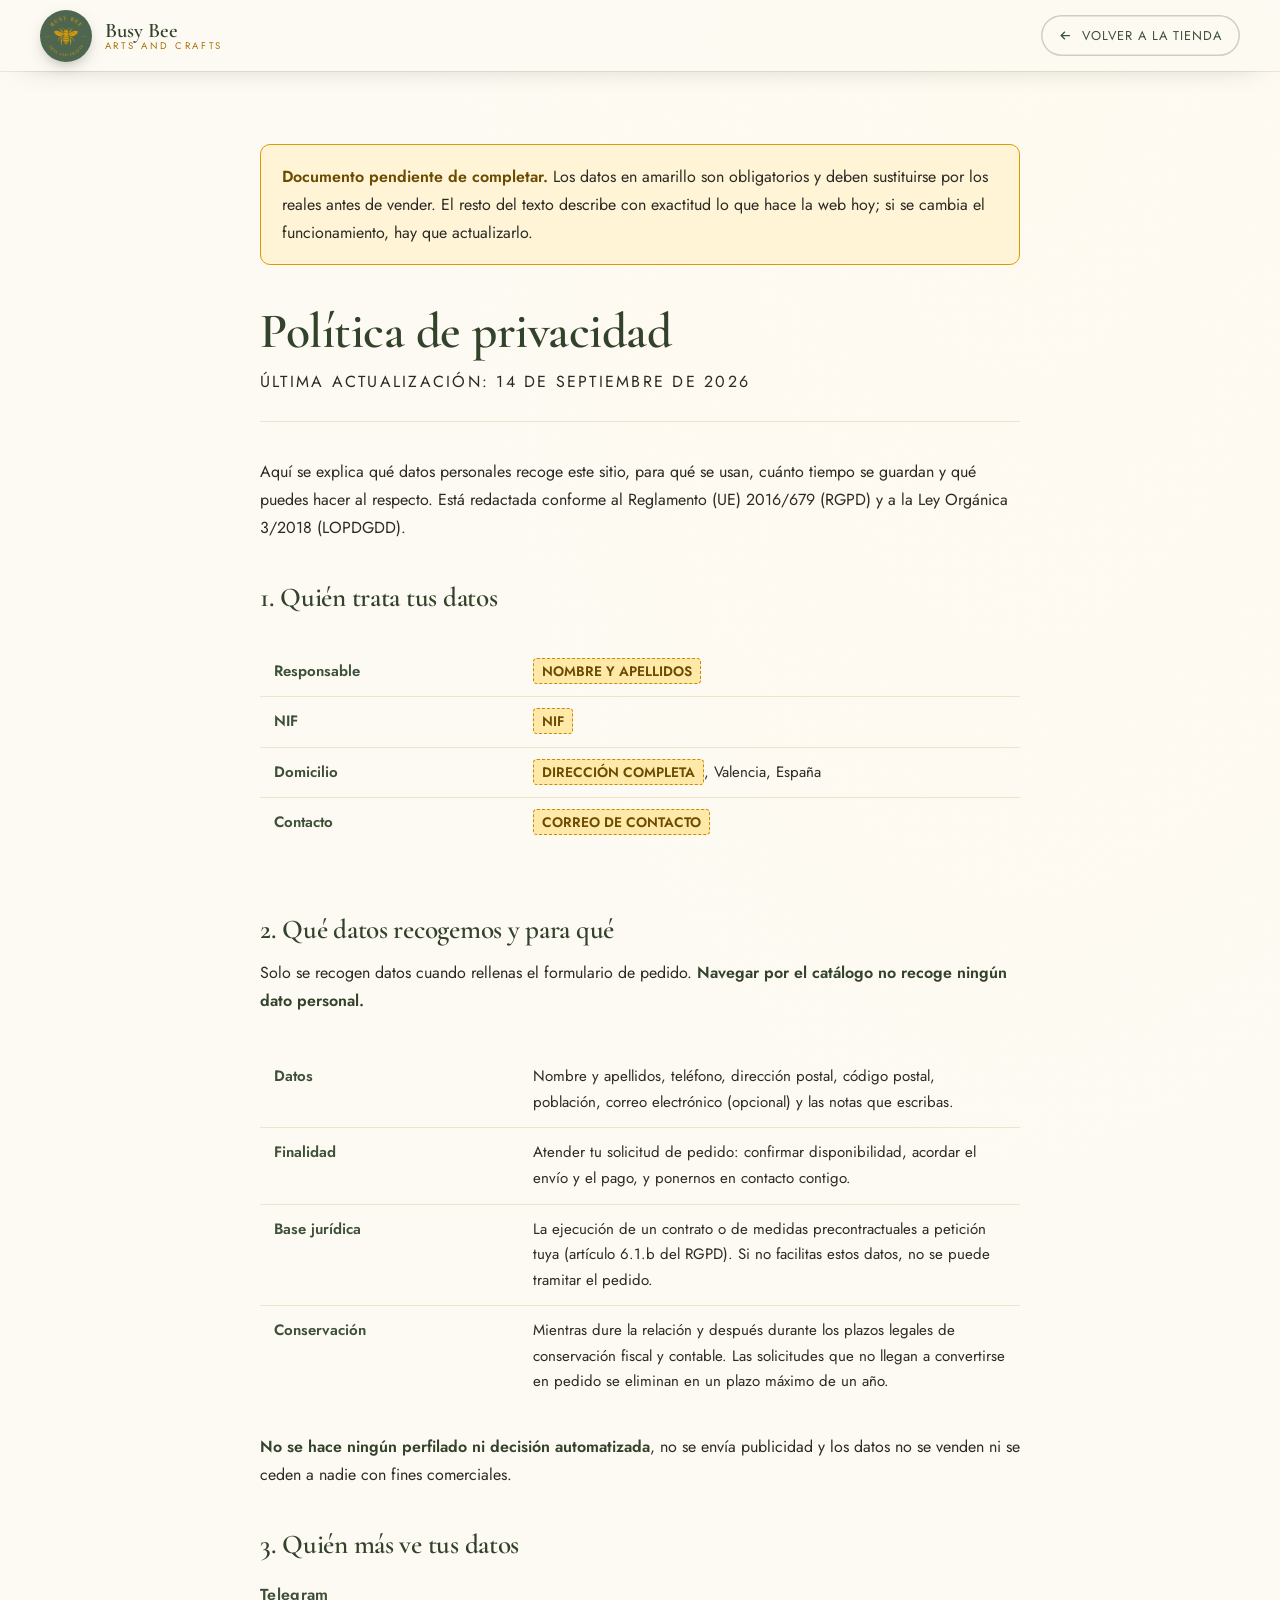
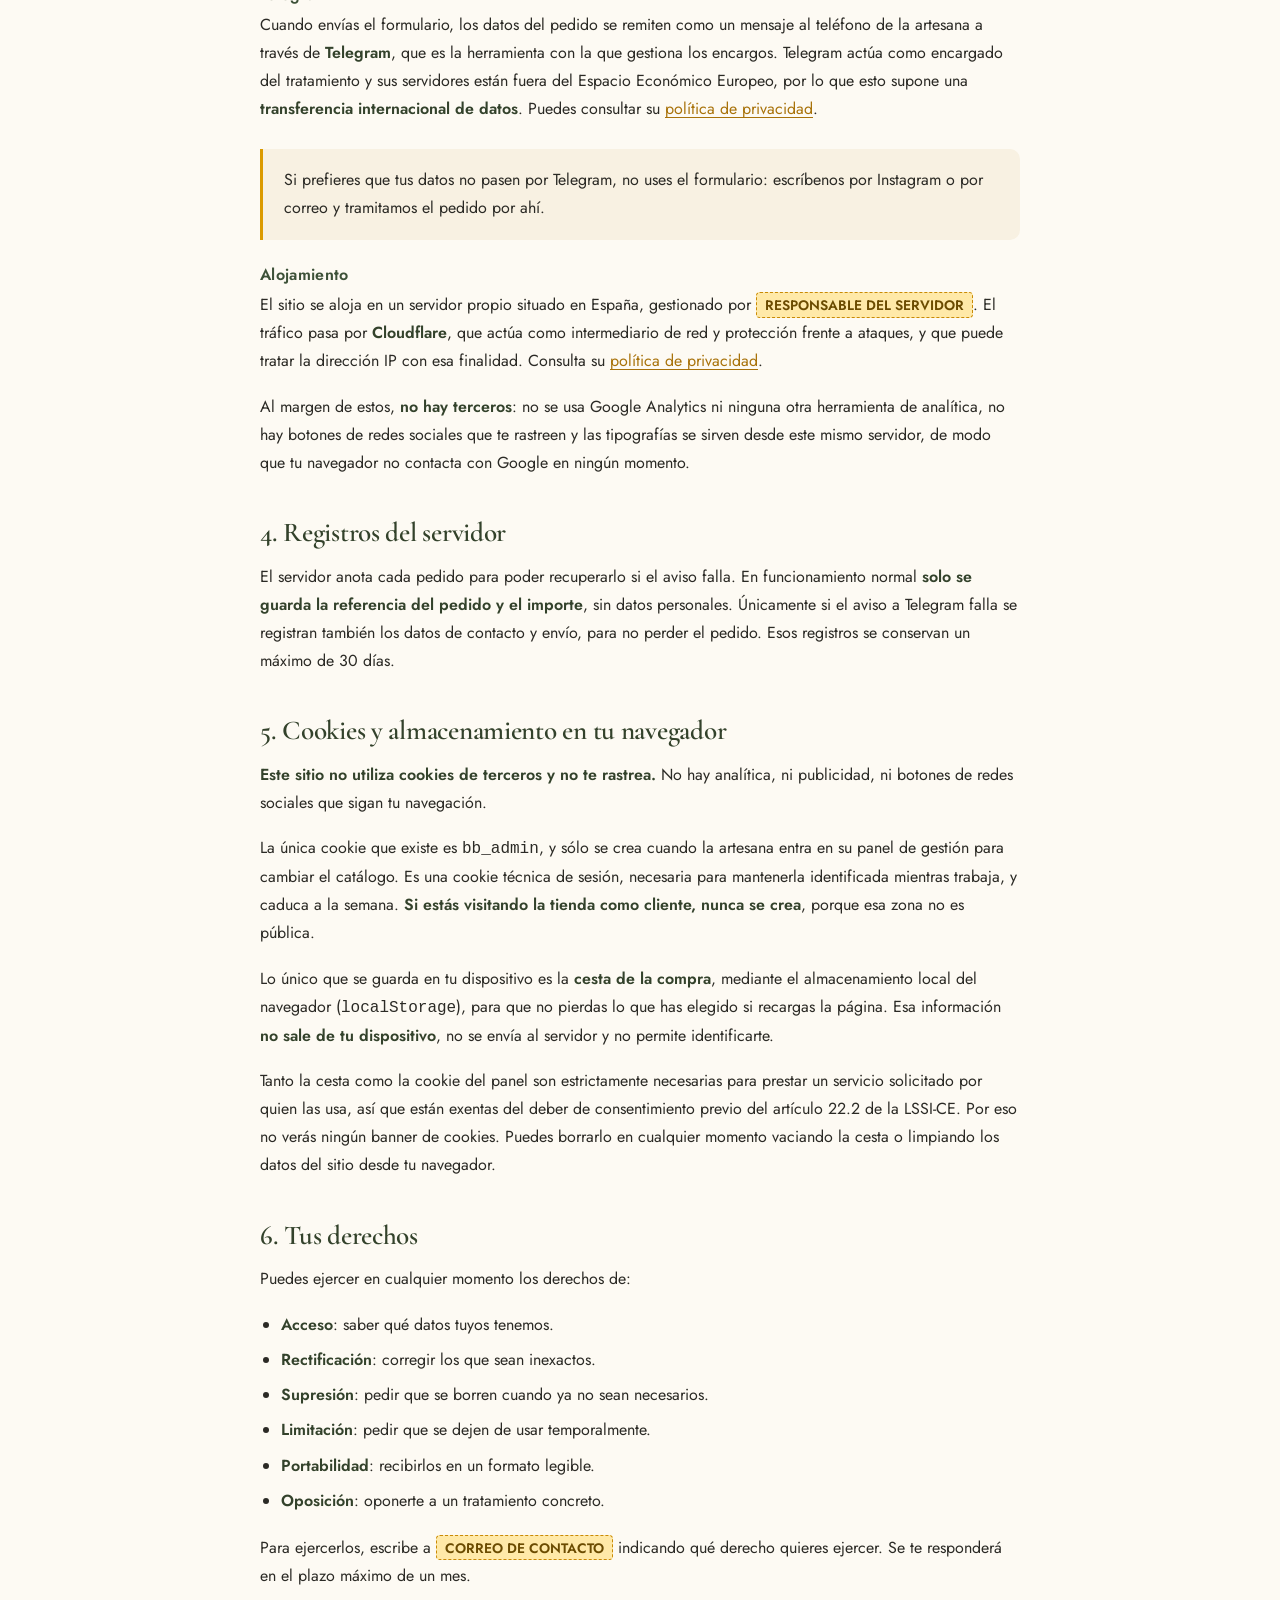
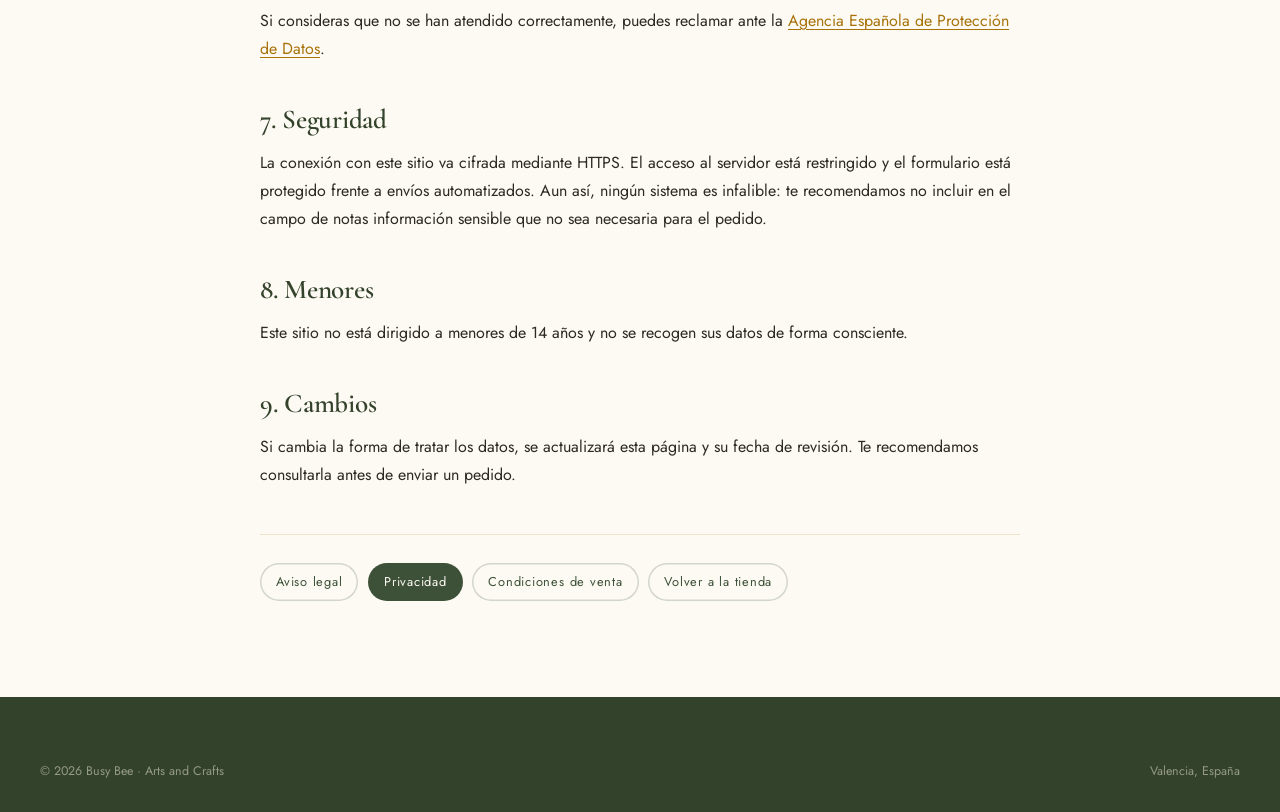
<file: public/privacidad.html>
<!DOCTYPE html>
<html lang="es">
<head>
<meta charset="utf-8">
<meta name="viewport" content="width=device-width,initial-scale=1">
<title>Política de privacidad · Busy Bee</title>
<meta name="description" content="Qué datos recoge busybee.loco-space.com, para qué se usan, con quién se comparten y cómo ejercer tus derechos.">
<meta name="robots" content="noindex,follow">
<meta name="theme-color" content="#3d5138">
<link rel="icon" href="assets/img/logo.jpg">
<link rel="stylesheet" href="assets/css/fuentes.css">
<link rel="stylesheet" href="assets/css/style.css">
</head>
<body>

<header class="cabecera pegada">
  <div class="contenedor cabecera__fila">
    <a href="/" class="marca" aria-label="Busy Bee, inicio">
      <img class="marca__logo" src="assets/img/logo.jpg" alt="" width="52" height="52">
      <span class="marca__texto">
        <span class="marca__nombre">Busy Bee</span>
        <span class="marca__lema">Arts and Crafts</span>
      </span>
    </a>
    <a href="/" class="volver">
      <svg viewBox="0 0 24 24" fill="none" stroke="currentColor" stroke-width="2" aria-hidden="true"><path d="M19 12H5M11 18l-6-6 6-6"/></svg>
      Volver a la tienda
    </a>
  </div>
</header>

<main class="doc">
  <div class="doc__caja">

    <div class="borrador">
      <p><strong>Documento pendiente de completar.</strong> Los datos en amarillo son
      obligatorios y deben sustituirse por los reales antes de vender. El resto del
      texto describe con exactitud lo que hace la web hoy; si se cambia el
      funcionamiento, hay que actualizarlo.</p>
    </div>

    <h1>Política de privacidad</h1>
    <p class="doc__fecha">Última actualización: 14 de septiembre de 2026</p>

    <p>
      Aquí se explica qué datos personales recoge este sitio, para qué se usan, cuánto
      tiempo se guardan y qué puedes hacer al respecto. Está redactada conforme al
      Reglamento (UE) 2016/679 (RGPD) y a la Ley Orgánica 3/2018 (LOPDGDD).
    </p>

    <h2>1. Quién trata tus datos</h2>
    <div class="tabla-envoltorio">
      <table>
        <tbody>
          <tr><th>Responsable</th><td><span class="pendiente">NOMBRE Y APELLIDOS</span></td></tr>
          <tr><th>NIF</th><td><span class="pendiente">NIF</span></td></tr>
          <tr><th>Domicilio</th><td><span class="pendiente">DIRECCIÓN COMPLETA</span>, Valencia, España</td></tr>
          <tr><th>Contacto</th><td><span class="pendiente">CORREO DE CONTACTO</span></td></tr>
        </tbody>
      </table>
    </div>

    <h2>2. Qué datos recogemos y para qué</h2>
    <p>
      Solo se recogen datos cuando rellenas el formulario de pedido. <strong>Navegar por
      el catálogo no recoge ningún dato personal.</strong>
    </p>

    <div class="tabla-envoltorio">
      <table>
        <tbody>
          <tr>
            <th>Datos</th>
            <td>Nombre y apellidos, teléfono, dirección postal, código postal, población,
            correo electrónico (opcional) y las notas que escribas.</td>
          </tr>
          <tr>
            <th>Finalidad</th>
            <td>Atender tu solicitud de pedido: confirmar disponibilidad, acordar el envío
            y el pago, y ponernos en contacto contigo.</td>
          </tr>
          <tr>
            <th>Base jurídica</th>
            <td>La ejecución de un contrato o de medidas precontractuales a petición
            tuya (artículo 6.1.b del RGPD). Si no facilitas estos datos, no se puede
            tramitar el pedido.</td>
          </tr>
          <tr>
            <th>Conservación</th>
            <td>Mientras dure la relación y después durante los plazos legales de
            conservación fiscal y contable. Las solicitudes que no llegan a convertirse
            en pedido se eliminan en un plazo máximo de un año.</td>
          </tr>
        </tbody>
      </table>
    </div>

    <p>
      <strong>No se hace ningún perfilado ni decisión automatizada</strong>, no se envía
      publicidad y los datos no se venden ni se ceden a nadie con fines comerciales.
    </p>

    <h2>3. Quién más ve tus datos</h2>

    <h3>Telegram</h3>
    <p>
      Cuando envías el formulario, los datos del pedido se remiten como un mensaje al
      teléfono de la artesana a través de <strong>Telegram</strong>, que es la
      herramienta con la que gestiona los encargos. Telegram actúa como encargado del
      tratamiento y sus servidores están fuera del Espacio Económico Europeo, por lo que
      esto supone una <strong>transferencia internacional de datos</strong>. Puedes
      consultar su
      <a href="https://telegram.org/privacy" target="_blank" rel="noopener noreferrer">política de privacidad</a>.
    </p>
    <div class="doc__nota">
      <p>
        Si prefieres que tus datos no pasen por Telegram, no uses el formulario:
        escríbenos por Instagram o por correo y tramitamos el pedido por ahí.
      </p>
    </div>

    <h3>Alojamiento</h3>
    <p>
      El sitio se aloja en un servidor propio situado en España, gestionado por
      <span class="pendiente">RESPONSABLE DEL SERVIDOR</span>. El tráfico pasa por
      <strong>Cloudflare</strong>, que actúa como intermediario de red y protección
      frente a ataques, y que puede tratar la dirección IP con esa finalidad. Consulta su
      <a href="https://www.cloudflare.com/privacypolicy/" target="_blank" rel="noopener noreferrer">política de privacidad</a>.
    </p>
    <p>
      Al margen de estos, <strong>no hay terceros</strong>: no se usa Google Analytics ni
      ninguna otra herramienta de analítica, no hay botones de redes sociales que te
      rastreen y las tipografías se sirven desde este mismo servidor, de modo que tu
      navegador no contacta con Google en ningún momento.
    </p>

    <h2>4. Registros del servidor</h2>
    <p>
      El servidor anota cada pedido para poder recuperarlo si el aviso falla. En
      funcionamiento normal <strong>solo se guarda la referencia del pedido y el
      importe</strong>, sin datos personales. Únicamente si el aviso a Telegram falla se
      registran también los datos de contacto y envío, para no perder el pedido. Esos
      registros se conservan un máximo de 30 días.
    </p>

    <h2>5. Cookies y almacenamiento en tu navegador</h2>
    <p>
      <strong>Este sitio no utiliza cookies de terceros y no te rastrea.</strong> No hay
      analítica, ni publicidad, ni botones de redes sociales que sigan tu navegación.
    </p>
    <p>
      La única cookie que existe es <code>bb_admin</code>, y sólo se crea cuando la
      artesana entra en su panel de gestión para cambiar el catálogo. Es una cookie
      técnica de sesión, necesaria para mantenerla identificada mientras trabaja, y
      caduca a la semana. <strong>Si estás visitando la tienda como cliente, nunca se
      crea</strong>, porque esa zona no es pública.
    </p>
    <p>
      Lo único que se guarda en tu dispositivo es la <strong>cesta de la compra</strong>,
      mediante el almacenamiento local del navegador (<code>localStorage</code>), para
      que no pierdas lo que has elegido si recargas la página. Esa información
      <strong>no sale de tu dispositivo</strong>, no se envía al servidor y no permite
      identificarte.
    </p>
    <p>
      Tanto la cesta como la cookie del panel son estrictamente necesarias para prestar
      un servicio solicitado por quien las usa, así que están exentas del deber de
      consentimiento previo del artículo 22.2 de la LSSI-CE. Por eso no verás ningún
      banner de cookies. Puedes borrarlo en cualquier momento vaciando la cesta o limpiando los
      datos del sitio desde tu navegador.
    </p>

    <h2>6. Tus derechos</h2>
    <p>Puedes ejercer en cualquier momento los derechos de:</p>
    <ul>
      <li><strong>Acceso</strong>: saber qué datos tuyos tenemos.</li>
      <li><strong>Rectificación</strong>: corregir los que sean inexactos.</li>
      <li><strong>Supresión</strong>: pedir que se borren cuando ya no sean necesarios.</li>
      <li><strong>Limitación</strong>: pedir que se dejen de usar temporalmente.</li>
      <li><strong>Portabilidad</strong>: recibirlos en un formato legible.</li>
      <li><strong>Oposición</strong>: oponerte a un tratamiento concreto.</li>
    </ul>
    <p>
      Para ejercerlos, escribe a <span class="pendiente">CORREO DE CONTACTO</span>
      indicando qué derecho quieres ejercer. Se te responderá en el plazo máximo de un mes.
    </p>
    <p>
      Si consideras que no se han atendido correctamente, puedes reclamar ante la
      <a href="https://www.aepd.es" target="_blank" rel="noopener noreferrer">Agencia Española de Protección de Datos</a>.
    </p>

    <h2>7. Seguridad</h2>
    <p>
      La conexión con este sitio va cifrada mediante HTTPS. El acceso al servidor está
      restringido y el formulario está protegido frente a envíos automatizados. Aun así,
      ningún sistema es infalible: te recomendamos no incluir en el campo de notas
      información sensible que no sea necesaria para el pedido.
    </p>

    <h2>8. Menores</h2>
    <p>
      Este sitio no está dirigido a menores de 14 años y no se recogen sus datos de
      forma consciente.
    </p>

    <h2>9. Cambios</h2>
    <p>
      Si cambia la forma de tratar los datos, se actualizará esta página y su fecha de
      revisión. Te recomendamos consultarla antes de enviar un pedido.
    </p>

    <nav class="doc__indice">
      <a href="/aviso-legal">Aviso legal</a>
      <a href="/privacidad" aria-current="page">Privacidad</a>
      <a href="/condiciones">Condiciones de venta</a>
      <a href="/">Volver a la tienda</a>
    </nav>

  </div>
</main>

<footer class="pie">
  <div class="contenedor">
    <div class="pie__base" style="border-top:0;padding-top:0">
      <span>© <span id="anio">2026</span> Busy Bee · Arts and Crafts</span>
      <span>Valencia, España</span>
    </div>
  </div>
</footer>

<script>document.getElementById('anio').textContent = new Date().getFullYear();</script>
</body>
</html>
</file>
<file: public/assets/css/fuentes.css>
/* ==========================================================================
   Tipografias alojadas en el propio servidor.
   Antes se cargaban desde Google, lo que enviaba la direccion IP de cada
   visitante a un tercero sin su consentimiento. Sirviendolas desde aqui,
   ningun dato del visitante sale de este dominio.
   ========================================================================== */

@font-face{
  font-family:'Cormorant Garamond';
  font-style:italic;
  font-weight:400;
  font-display:swap;
  src:url('../fonts/cormorant-garamond-400-italic-latin-ext.woff2') format('woff2');
  unicode-range: U+0100-02BA, U+02BD-02C5, U+02C7-02CC, U+02CE-02D7, U+02DD-02FF, U+0304, U+0308, U+0329, U+1D00-1DBF, U+1E00-1E9F, U+1EF2-1EFF, U+2020, U+20A0-20AB, U+20AD-20C0, U+2113, U+2C60-2C7F, U+A720-A7FF;
}
@font-face{
  font-family:'Cormorant Garamond';
  font-style:italic;
  font-weight:400;
  font-display:swap;
  src:url('../fonts/cormorant-garamond-400-italic-latin.woff2') format('woff2');
  unicode-range: U+0000-00FF, U+0131, U+0152-0153, U+02BB-02BC, U+02C6, U+02DA, U+02DC, U+0304, U+0308, U+0329, U+2000-206F, U+20AC, U+2122, U+2191, U+2193, U+2212, U+2215, U+FEFF, U+FFFD;
}
@font-face{
  font-family:'Cormorant Garamond';
  font-style:italic;
  font-weight:600;
  font-display:swap;
  src:url('../fonts/cormorant-garamond-600-italic-latin-ext.woff2') format('woff2');
  unicode-range: U+0100-02BA, U+02BD-02C5, U+02C7-02CC, U+02CE-02D7, U+02DD-02FF, U+0304, U+0308, U+0329, U+1D00-1DBF, U+1E00-1E9F, U+1EF2-1EFF, U+2020, U+20A0-20AB, U+20AD-20C0, U+2113, U+2C60-2C7F, U+A720-A7FF;
}
@font-face{
  font-family:'Cormorant Garamond';
  font-style:italic;
  font-weight:600;
  font-display:swap;
  src:url('../fonts/cormorant-garamond-600-italic-latin.woff2') format('woff2');
  unicode-range: U+0000-00FF, U+0131, U+0152-0153, U+02BB-02BC, U+02C6, U+02DA, U+02DC, U+0304, U+0308, U+0329, U+2000-206F, U+20AC, U+2122, U+2191, U+2193, U+2212, U+2215, U+FEFF, U+FFFD;
}
@font-face{
  font-family:'Cormorant Garamond';
  font-style:normal;
  font-weight:400;
  font-display:swap;
  src:url('../fonts/cormorant-garamond-400-latin-ext.woff2') format('woff2');
  unicode-range: U+0100-02BA, U+02BD-02C5, U+02C7-02CC, U+02CE-02D7, U+02DD-02FF, U+0304, U+0308, U+0329, U+1D00-1DBF, U+1E00-1E9F, U+1EF2-1EFF, U+2020, U+20A0-20AB, U+20AD-20C0, U+2113, U+2C60-2C7F, U+A720-A7FF;
}
@font-face{
  font-family:'Cormorant Garamond';
  font-style:normal;
  font-weight:400;
  font-display:swap;
  src:url('../fonts/cormorant-garamond-400-latin.woff2') format('woff2');
  unicode-range: U+0000-00FF, U+0131, U+0152-0153, U+02BB-02BC, U+02C6, U+02DA, U+02DC, U+0304, U+0308, U+0329, U+2000-206F, U+20AC, U+2122, U+2191, U+2193, U+2212, U+2215, U+FEFF, U+FFFD;
}
@font-face{
  font-family:'Cormorant Garamond';
  font-style:normal;
  font-weight:600;
  font-display:swap;
  src:url('../fonts/cormorant-garamond-600-latin-ext.woff2') format('woff2');
  unicode-range: U+0100-02BA, U+02BD-02C5, U+02C7-02CC, U+02CE-02D7, U+02DD-02FF, U+0304, U+0308, U+0329, U+1D00-1DBF, U+1E00-1E9F, U+1EF2-1EFF, U+2020, U+20A0-20AB, U+20AD-20C0, U+2113, U+2C60-2C7F, U+A720-A7FF;
}
@font-face{
  font-family:'Cormorant Garamond';
  font-style:normal;
  font-weight:600;
  font-display:swap;
  src:url('../fonts/cormorant-garamond-600-latin.woff2') format('woff2');
  unicode-range: U+0000-00FF, U+0131, U+0152-0153, U+02BB-02BC, U+02C6, U+02DA, U+02DC, U+0304, U+0308, U+0329, U+2000-206F, U+20AC, U+2122, U+2191, U+2193, U+2212, U+2215, U+FEFF, U+FFFD;
}
@font-face{
  font-family:'Jost';
  font-style:normal;
  font-weight:300;
  font-display:swap;
  src:url('../fonts/jost-300-latin-ext.woff2') format('woff2');
  unicode-range: U+0100-02BA, U+02BD-02C5, U+02C7-02CC, U+02CE-02D7, U+02DD-02FF, U+0304, U+0308, U+0329, U+1D00-1DBF, U+1E00-1E9F, U+1EF2-1EFF, U+2020, U+20A0-20AB, U+20AD-20C0, U+2113, U+2C60-2C7F, U+A720-A7FF;
}
@font-face{
  font-family:'Jost';
  font-style:normal;
  font-weight:300;
  font-display:swap;
  src:url('../fonts/jost-300-latin.woff2') format('woff2');
  unicode-range: U+0000-00FF, U+0131, U+0152-0153, U+02BB-02BC, U+02C6, U+02DA, U+02DC, U+0304, U+0308, U+0329, U+2000-206F, U+20AC, U+2122, U+2191, U+2193, U+2212, U+2215, U+FEFF, U+FFFD;
}
@font-face{
  font-family:'Jost';
  font-style:normal;
  font-weight:400;
  font-display:swap;
  src:url('../fonts/jost-400-latin-ext.woff2') format('woff2');
  unicode-range: U+0100-02BA, U+02BD-02C5, U+02C7-02CC, U+02CE-02D7, U+02DD-02FF, U+0304, U+0308, U+0329, U+1D00-1DBF, U+1E00-1E9F, U+1EF2-1EFF, U+2020, U+20A0-20AB, U+20AD-20C0, U+2113, U+2C60-2C7F, U+A720-A7FF;
}
@font-face{
  font-family:'Jost';
  font-style:normal;
  font-weight:400;
  font-display:swap;
  src:url('../fonts/jost-400-latin.woff2') format('woff2');
  unicode-range: U+0000-00FF, U+0131, U+0152-0153, U+02BB-02BC, U+02C6, U+02DA, U+02DC, U+0304, U+0308, U+0329, U+2000-206F, U+20AC, U+2122, U+2191, U+2193, U+2212, U+2215, U+FEFF, U+FFFD;
}
@font-face{
  font-family:'Jost';
  font-style:normal;
  font-weight:500;
  font-display:swap;
  src:url('../fonts/jost-500-latin-ext.woff2') format('woff2');
  unicode-range: U+0100-02BA, U+02BD-02C5, U+02C7-02CC, U+02CE-02D7, U+02DD-02FF, U+0304, U+0308, U+0329, U+1D00-1DBF, U+1E00-1E9F, U+1EF2-1EFF, U+2020, U+20A0-20AB, U+20AD-20C0, U+2113, U+2C60-2C7F, U+A720-A7FF;
}
@font-face{
  font-family:'Jost';
  font-style:normal;
  font-weight:500;
  font-display:swap;
  src:url('../fonts/jost-500-latin.woff2') format('woff2');
  unicode-range: U+0000-00FF, U+0131, U+0152-0153, U+02BB-02BC, U+02C6, U+02DA, U+02DC, U+0304, U+0308, U+0329, U+2000-206F, U+20AC, U+2122, U+2191, U+2193, U+2212, U+2215, U+FEFF, U+FFFD;
}
@font-face{
  font-family:'Jost';
  font-style:normal;
  font-weight:600;
  font-display:swap;
  src:url('../fonts/jost-600-latin-ext.woff2') format('woff2');
  unicode-range: U+0100-02BA, U+02BD-02C5, U+02C7-02CC, U+02CE-02D7, U+02DD-02FF, U+0304, U+0308, U+0329, U+1D00-1DBF, U+1E00-1E9F, U+1EF2-1EFF, U+2020, U+20A0-20AB, U+20AD-20C0, U+2113, U+2C60-2C7F, U+A720-A7FF;
}
@font-face{
  font-family:'Jost';
  font-style:normal;
  font-weight:600;
  font-display:swap;
  src:url('../fonts/jost-600-latin.woff2') format('woff2');
  unicode-range: U+0000-00FF, U+0131, U+0152-0153, U+02BB-02BC, U+02C6, U+02DA, U+02DC, U+0304, U+0308, U+0329, U+2000-206F, U+20AC, U+2122, U+2191, U+2193, U+2212, U+2215, U+FEFF, U+FFFD;
}
</file>
<file: public/assets/css/style.css>
/* ==========================================================================
   Busy Bee · Arts and Crafts — velas artesanales de cera de abeja
   Paleta tomada del logotipo: verde oliva #4E6650 y dorado miel #DB9A00
   ========================================================================== */

:root{
  /* --- color --- */
  --verde-900:#26331f;
  --verde-800:#33422b;
  --verde-700:#3d5138;
  --verde-600:#4e6650;
  --verde-400:#7d9575;
  --verde-200:#c3d2bb;

  --miel-700:#a8720a;
  --miel-600:#c98a06;
  --miel-500:#db9a00;
  --miel-400:#eab647;
  --miel-300:#f3cf7a;
  --miel-100:#fbeccd;

  --cera-50:#fdfaf3;
  --cera-100:#f8f1e2;
  --cera-200:#efe3cc;
  --corteza:#5a4630;

  --tinta:#2b2a25;
  --tinta-suave:#5f5c52;

  /* --- tipografia --- */
  --serif:"Cormorant Garamond",Georgia,"Times New Roman",serif;
  --sans:"Jost",-apple-system,BlinkMacSystemFont,"Segoe UI",Roboto,sans-serif;

  /* --- ritmo --- */
  --radio:18px;
  --radio-s:10px;
  --sombra:0 18px 40px -22px rgba(38,51,31,.45);
  --sombra-alta:0 30px 60px -26px rgba(38,51,31,.55);
  --contenedor:1200px;
  --transicion:.45s cubic-bezier(.22,.61,.36,1);
}

*,*::before,*::after{box-sizing:border-box}

/* El atributo hidden lo pisa cualquier regla de clase que ponga display,
   así que aquí se le devuelve la última palabra. */
[hidden]{display:none !important}

html{scroll-behavior:smooth;scroll-padding-top:88px}

body{
  margin:0;
  font-family:var(--sans);
  font-size:17px;
  line-height:1.7;
  color:var(--tinta);
  background:var(--cera-50);
  overflow-x:hidden;
  -webkit-font-smoothing:antialiased;
}

img{max-width:100%;display:block}
a{color:inherit;text-decoration:none}
button{font:inherit;cursor:pointer;border:0;background:none;color:inherit}

h1,h2,h3,h4{
  font-family:var(--serif);
  font-weight:600;
  line-height:1.1;
  margin:0;
  letter-spacing:-.01em;
}
h1{font-size:clamp(2.9rem,7vw,5.2rem)}
h2{font-size:clamp(2.1rem,4.4vw,3.3rem)}
h3{font-size:clamp(1.35rem,2vw,1.65rem)}

p{margin:0 0 1.1em}

.contenedor{width:min(100% - 2.6rem,var(--contenedor));margin-inline:auto}

.seccion{padding:clamp(4.5rem,9vw,7.5rem) 0;position:relative}

/* Antetitulo en versalitas con filete */
.antetitulo{
  font-family:var(--sans);
  font-size:.76rem;
  font-weight:500;
  letter-spacing:.26em;
  text-transform:uppercase;
  color:var(--miel-700);
  display:inline-flex;
  align-items:center;
  gap:.75rem;
  margin-bottom:1.1rem;
}
.antetitulo::before{
  content:"";width:34px;height:1px;background:currentColor;opacity:.55;
}

.entradilla{
  font-size:1.08rem;
  color:var(--tinta-suave);
  max-width:56ch;
}

/* --------------------------------------------------------------------------
   Botones
   -------------------------------------------------------------------------- */
.btn{
  --bg:var(--verde-700);
  --fg:var(--cera-50);
  display:inline-flex;align-items:center;gap:.6rem;
  padding:.95rem 1.9rem;
  border-radius:999px;
  background:var(--bg);
  color:var(--fg);
  font-size:.9rem;font-weight:500;
  letter-spacing:.06em;text-transform:uppercase;
  position:relative;overflow:hidden;
  transition:transform var(--transicion),box-shadow var(--transicion),background var(--transicion);
  box-shadow:0 10px 24px -14px rgba(38,51,31,.8);
}
.btn:hover{transform:translateY(-3px);box-shadow:0 18px 32px -16px rgba(38,51,31,.75)}
.btn:active{transform:translateY(-1px)}
.btn--miel{--bg:var(--miel-500);--fg:var(--verde-900)}
.btn--miel:hover{--bg:var(--miel-400)}
.btn--linea{--bg:transparent;--fg:var(--verde-700);box-shadow:inset 0 0 0 1.5px currentColor}
.btn--linea:hover{--bg:var(--verde-700);--fg:var(--cera-50);box-shadow:0 18px 32px -16px rgba(38,51,31,.6)}

/* Brillo de miel que recorre el boton */
.btn::after{
  content:"";position:absolute;inset:0;
  background:linear-gradient(110deg,transparent 30%,rgba(255,255,255,.35) 48%,transparent 62%);
  transform:translateX(-120%);
}
.btn:hover::after{transform:translateX(120%);transition:transform .85s ease}

/* --------------------------------------------------------------------------
   Cabecera
   -------------------------------------------------------------------------- */
.cabecera{
  position:fixed;inset:0 0 auto;z-index:80;
  padding:1.1rem 0;
  transition:background var(--transicion),box-shadow var(--transicion),padding var(--transicion);
}
.cabecera.pegada{
  background:rgba(253,250,243,.88);
  backdrop-filter:blur(14px) saturate(1.3);
  box-shadow:0 1px 0 rgba(38,51,31,.09),0 12px 30px -26px rgba(38,51,31,.5);
  padding:.6rem 0;
}
.cabecera__fila{display:flex;align-items:center;justify-content:space-between;gap:1.5rem}

.marca{display:flex;align-items:center;gap:.8rem}
.marca__logo{
  width:52px;height:52px;border-radius:50%;
  box-shadow:0 6px 18px -8px rgba(38,51,31,.6);
  transition:transform var(--transicion);
}
.marca:hover .marca__logo{transform:rotate(-8deg) scale(1.06)}
.marca__texto{display:flex;flex-direction:column;line-height:1.05}
.marca__nombre{font-family:var(--serif);font-size:1.3rem;font-weight:600;color:var(--verde-800)}
.marca__lema{font-size:.6rem;letter-spacing:.28em;text-transform:uppercase;color:var(--miel-700)}

.nav{display:flex;align-items:center;gap:2rem}
.nav a{
  font-size:.86rem;letter-spacing:.1em;text-transform:uppercase;
  color:var(--verde-800);position:relative;padding:.3rem 0;
}
.nav a::after{
  content:"";position:absolute;left:0;bottom:0;height:1.5px;width:0;
  background:var(--miel-500);transition:width var(--transicion);
}
.nav a:hover::after{width:100%}

.menu-btn{display:none;width:44px;height:44px;place-items:center}
.menu-btn span{display:block;width:22px;height:1.5px;background:var(--verde-800);position:relative;transition:var(--transicion)}
.menu-btn span::before,.menu-btn span::after{
  content:"";position:absolute;left:0;width:22px;height:1.5px;background:var(--verde-800);transition:var(--transicion);
}
.menu-btn span::before{top:-7px}
.menu-btn span::after{top:7px}
.menu-btn[aria-expanded="true"] span{background:transparent}
.menu-btn[aria-expanded="true"] span::before{top:0;transform:rotate(45deg)}
.menu-btn[aria-expanded="true"] span::after{top:0;transform:rotate(-45deg)}

/* --------------------------------------------------------------------------
   Portada
   -------------------------------------------------------------------------- */
.portada{
  position:relative;min-height:100svh;
  display:grid;place-items:center;
  padding:9rem 0 5rem;
  background:
    radial-gradient(120% 85% at 80% 5%,#fffaf0 0%,transparent 55%),
    radial-gradient(90% 70% at 12% 90%,#eef2e6 0%,transparent 60%),
    var(--cera-50);
  overflow:hidden;
}

/* trama de panal de fondo */
.panal-fondo{
  position:absolute;inset:-10%;
  opacity:.5;
  pointer-events:none;
  -webkit-mask-image:radial-gradient(70% 60% at 50% 40%,#000 0%,transparent 78%);
          mask-image:radial-gradient(70% 60% at 50% 40%,#000 0%,transparent 78%);
}

.portada__rejilla{
  display:grid;grid-template-columns:1.05fr .95fr;gap:clamp(2rem,5vw,4.5rem);
  align-items:center;position:relative;z-index:2;
}

.portada__titulo{margin-bottom:1.4rem}
.portada__titulo em{
  font-style:italic;
  color:var(--miel-600);
  position:relative;
  display:inline-block;
}
/* subrayado dibujado a mano bajo la palabra destacada */
.portada__titulo em::after{
  content:"";position:absolute;left:-2%;right:-2%;bottom:.04em;height:.36em;
  background:linear-gradient(90deg,transparent,rgba(219,154,0,.22),rgba(219,154,0,.28),transparent);
  border-radius:50%;
  transform:scaleX(0);transform-origin:left;
  animation:trazo 1.1s .7s cubic-bezier(.22,.61,.36,1) forwards;
}
@keyframes trazo{to{transform:scaleX(1)}}

.portada__texto{font-size:1.14rem;max-width:50ch;color:var(--tinta-suave)}
.portada__acciones{display:flex;flex-wrap:wrap;gap:1rem;margin-top:2rem}

.portada__sellos{
  display:flex;flex-wrap:wrap;gap:1.6rem;margin-top:3rem;
  padding-top:1.8rem;border-top:1px solid rgba(78,102,80,.16);
}
.sello{display:flex;align-items:center;gap:.6rem;font-size:.82rem;letter-spacing:.04em;color:var(--verde-700)}
.sello svg{width:26px;height:26px;flex:none;color:var(--miel-600)}

/* Foto principal con marco de cera */
.portada__foto{position:relative;isolation:isolate}
.portada__foto img{
  border-radius:260px 260px var(--radio) var(--radio);
  box-shadow:var(--sombra-alta);
  position:relative;z-index:2;
}
.portada__foto::before{
  content:"";position:absolute;z-index:1;
  inset:-22px -22px 40px -22px;
  border-radius:280px 280px 26px 26px;
  border:1.5px solid rgba(219,154,0,.4);
}
/* disco de miel girando detras */
.portada__foto::after{
  content:"";position:absolute;z-index:0;
  width:62%;aspect-ratio:1;right:-9%;bottom:-7%;
  background:radial-gradient(circle at 35% 30%,var(--miel-300),rgba(219,154,0,.12) 68%,transparent 72%);
  border-radius:50%;
  animation:respirar 9s ease-in-out infinite;
}
@keyframes respirar{
  0%,100%{transform:scale(1) translate(0,0)}
  50%{transform:scale(1.09) translate(-10px,-14px)}
}

/* etiqueta colgante sobre la foto */
.etiqueta{
  position:absolute;z-index:3;right:-14px;top:16%;
  background:var(--cera-50);
  border:1px solid rgba(219,154,0,.45);
  border-radius:var(--radio-s);
  padding:.8rem 1.1rem;
  text-align:center;
  box-shadow:var(--sombra);
  transform-origin:top center;
  animation:colgar 5.5s ease-in-out infinite;
}
.etiqueta strong{display:block;font-family:var(--serif);font-size:1.5rem;color:var(--verde-800);line-height:1}
.etiqueta span{font-size:.64rem;letter-spacing:.2em;text-transform:uppercase;color:var(--miel-700)}
@keyframes colgar{
  0%,100%{transform:rotate(-3.5deg)}
  50%{transform:rotate(3.5deg)}
}

/* indicador de scroll */
.bajar{
  position:absolute;bottom:2rem;left:50%;translate:-50% 0;z-index:3;
  display:grid;justify-items:center;gap:.5rem;
  font-size:.64rem;letter-spacing:.24em;text-transform:uppercase;color:var(--verde-600);
}
.bajar i{display:block;width:1px;height:46px;background:linear-gradient(var(--miel-500),transparent);position:relative}
.bajar i::after{
  content:"";position:absolute;top:0;left:-2px;width:5px;height:5px;border-radius:50%;
  background:var(--miel-500);
  animation:gotear 2.4s ease-in-out infinite;
}
@keyframes gotear{
  0%{transform:translateY(0);opacity:0}
  25%{opacity:1}
  100%{transform:translateY(44px);opacity:0}
}

/* --------------------------------------------------------------------------
   Abejas y polen animados
   -------------------------------------------------------------------------- */
.enjambre{position:absolute;inset:0;pointer-events:none;z-index:3;overflow:hidden}
.abeja{
  position:absolute;width:30px;height:30px;
  offset-rotate:auto;
  will-change:transform;
}
.abeja svg{width:100%;height:100%;display:block}
.abeja .ala{
  transform-origin:60% 58%;
  animation:aletear .11s linear infinite;
}
.abeja .ala--der{transform-origin:40% 58%;animation-delay:.055s}
@keyframes aletear{
  0%,100%{transform:scaleY(1) rotate(0deg)}
  50%{transform:scaleY(.35) rotate(-12deg)}
}

.abeja--1{offset-path:path("M -60 210 C 220 90, 430 330, 700 170 S 1180 40, 1500 230");animation:volar 26s linear infinite}
.abeja--2{offset-path:path("M 1500 480 C 1150 620, 880 330, 560 500 S 130 640, -80 420");animation:volar 34s linear infinite 4s;width:22px;opacity:.85}
.abeja--3{offset-path:path("M -60 640 C 300 520, 520 740, 900 600 S 1300 700, 1520 560");animation:volar 30s linear infinite 11s;width:18px;opacity:.7}
@keyframes volar{from{offset-distance:0%}to{offset-distance:100%}}

/* motas de polen flotando */
.polen{position:absolute;inset:0;pointer-events:none;z-index:1;overflow:hidden}
.mota{
  position:absolute;border-radius:50%;
  background:radial-gradient(circle at 30% 30%,#ffe9a8,rgba(219,154,0,.35));
  box-shadow:0 0 8px rgba(219,154,0,.35);
  animation:flotar linear infinite;
  bottom:-12px;
}
@keyframes flotar{
  0%{transform:translate(0,0) scale(.6);opacity:0}
  12%{opacity:.9}
  85%{opacity:.55}
  100%{transform:translate(var(--deriva),-102vh) scale(1);opacity:0}
}

/* --------------------------------------------------------------------------
   Cinta de valores
   -------------------------------------------------------------------------- */
.cinta{
  background:var(--verde-700);
  color:var(--cera-100);
  padding:1.15rem 0;
  overflow:hidden;
  position:relative;
}
.cinta__pista{display:flex;width:max-content;animation:desfilar 38s linear infinite}
.cinta:hover .cinta__pista{animation-play-state:paused}
.cinta__grupo{display:flex;align-items:center;gap:3.2rem;padding-right:3.2rem}
.cinta__item{
  display:flex;align-items:center;gap:.7rem;white-space:nowrap;
  font-size:.82rem;letter-spacing:.18em;text-transform:uppercase;
}
.cinta__item svg{width:17px;height:17px;color:var(--miel-400);flex:none}
@keyframes desfilar{to{transform:translateX(-50%)}}

/* --------------------------------------------------------------------------
   Catalogo
   -------------------------------------------------------------------------- */
.cabecera-seccion{
  display:grid;grid-template-columns:1fr auto;gap:2rem;align-items:end;
  margin-bottom:3.2rem;
}
.cabecera-seccion--centro{grid-template-columns:1fr;text-align:center;justify-items:center}
.cabecera-seccion--centro .antetitulo::after{
  content:"";width:34px;height:1px;background:currentColor;opacity:.55;
}

.rejilla-productos{
  display:grid;
  grid-template-columns:repeat(auto-fill,minmax(280px,1fr));
  gap:clamp(1.4rem,2.4vw,2.2rem);
}

.producto{
  background:#fff;
  border-radius:var(--radio);
  overflow:hidden;
  display:flex;flex-direction:column;
  box-shadow:0 2px 0 rgba(38,51,31,.04),0 16px 34px -28px rgba(38,51,31,.5);
  transition:transform var(--transicion),box-shadow var(--transicion);
  position:relative;
}
.producto:hover{transform:translateY(-8px);box-shadow:var(--sombra-alta)}

.producto__foto{position:relative;overflow:hidden;aspect-ratio:4/5;background:var(--cera-200)}
.producto__foto img{
  width:100%;height:100%;object-fit:cover;
  transition:transform .9s cubic-bezier(.22,.61,.36,1);
}
.producto:hover .producto__foto img{transform:scale(1.07)}

/* velo de miel al pasar por encima */
.producto__foto::after{
  content:"";position:absolute;inset:0;
  background:linear-gradient(180deg,transparent 45%,rgba(219,154,0,.16),rgba(38,51,31,.32));
  opacity:0;transition:opacity var(--transicion);
}
.producto:hover .producto__foto::after{opacity:1}

.producto__insignia{
  position:absolute;z-index:2;top:.9rem;left:.9rem;
  background:var(--miel-500);color:var(--verde-900);
  font-size:.62rem;font-weight:600;letter-spacing:.16em;text-transform:uppercase;
  padding:.38rem .8rem;border-radius:999px;
  box-shadow:0 6px 16px -8px rgba(38,51,31,.7);
}
.producto__insignia--verde{background:var(--verde-600);color:var(--cera-50)}

.producto__cuerpo{padding:1.5rem 1.5rem 1.7rem;display:flex;flex-direction:column;flex:1;gap:.55rem}
.producto__nombre{font-size:1.4rem;color:var(--verde-800)}
.producto__detalle{font-size:.9rem;color:var(--tinta-suave);margin:0;flex:1}
.producto__ficha{
  display:flex;flex-wrap:wrap;gap:.4rem;margin:.2rem 0 .3rem;
}
.producto__ficha span{
  font-size:.68rem;letter-spacing:.08em;text-transform:uppercase;
  background:var(--cera-100);color:var(--verde-700);
  padding:.28rem .65rem;border-radius:999px;
}
.producto__pie{
  display:flex;align-items:center;justify-content:space-between;gap:1rem;
  margin-top:.6rem;padding-top:1rem;border-top:1px solid var(--cera-200);
}
.producto__precio{font-family:var(--serif);font-size:1.75rem;color:var(--verde-800);line-height:1}
.producto__precio small{font-family:var(--sans);font-size:.7rem;letter-spacing:.1em;color:var(--tinta-suave);display:block;text-transform:uppercase}

.btn-anadir{
  display:inline-flex;align-items:center;gap:.5rem;
  padding:.68rem 1.15rem;border-radius:999px;
  background:var(--verde-700);color:var(--cera-50);
  font-size:.76rem;letter-spacing:.1em;text-transform:uppercase;
  transition:background var(--transicion),transform var(--transicion);
}
.btn-anadir:hover{background:var(--miel-500);color:var(--verde-900);transform:scale(1.04)}
.btn-anadir svg{width:15px;height:15px}

/* --------------------------------------------------------------------------
   Ritual 11 · 22
   -------------------------------------------------------------------------- */
.ritual{
  background:
    radial-gradient(100% 100% at 80% 0%,var(--verde-700) 0%,transparent 60%),
    var(--verde-800);
  color:var(--cera-100);
  overflow:hidden;
}
.ritual__rejilla{
  display:grid;grid-template-columns:.95fr 1.05fr;gap:clamp(2.5rem,6vw,5rem);align-items:center;
}
.ritual h2{color:var(--cera-50)}
.ritual .antetitulo{color:var(--miel-400)}
.ritual p{color:rgba(248,241,226,.78)}

.ritual__fechas{display:flex;gap:1.2rem;margin:2.2rem 0}
.fecha{
  flex:1;text-align:center;
  padding:1.4rem .8rem;
  border:1px solid rgba(219,154,0,.32);
  border-radius:var(--radio);
  background:rgba(255,255,255,.04);
  transition:background var(--transicion),border-color var(--transicion),transform var(--transicion);
}
.fecha:hover{background:rgba(219,154,0,.12);border-color:var(--miel-400);transform:translateY(-4px)}
.fecha strong{display:block;font-family:var(--serif);font-size:3.1rem;color:var(--miel-400);line-height:1}
.fecha span{font-size:.68rem;letter-spacing:.2em;text-transform:uppercase;color:rgba(248,241,226,.6)}

/* Vela con llama viva, dibujada en CSS */
.escena-vela{display:grid;place-items:end center;min-height:420px;position:relative}
.halo{
  position:absolute;bottom:120px;width:min(420px,80%);aspect-ratio:1;
  background:radial-gradient(circle,rgba(255,196,74,.28) 0%,rgba(255,170,40,.1) 38%,transparent 68%);
  border-radius:50%;
  animation:latir 4.5s ease-in-out infinite;
}
@keyframes latir{
  0%,100%{transform:scale(1);opacity:.85}
  50%{transform:scale(1.12);opacity:1}
}

.vela{position:relative;width:150px;z-index:2}
.vela__cuerpo{
  height:230px;border-radius:12px 12px 16px 16px;
  background:
    repeating-linear-gradient(0deg,rgba(255,255,255,.07) 0 2px,transparent 2px 13px),
    linear-gradient(100deg,#c6871a 0%,#f0bc4e 26%,#ffdc93 46%,#e7a72c 72%,#b8760f 100%);
  box-shadow:inset 0 -14px 26px rgba(120,72,0,.4),0 22px 40px -20px rgba(0,0,0,.6);
  position:relative;
}
/* cera derramada por el borde */
.vela__cuerpo::before{
  content:"";position:absolute;inset:0 0 auto;height:16px;
  border-radius:50%;
  background:linear-gradient(#ffeec2,#edb752);
  transform:translateY(-46%);
  box-shadow:0 3px 7px rgba(120,72,0,.28);
}
.vela__cuerpo::after{
  content:"";position:absolute;left:12%;top:-4px;width:16px;height:60px;
  border-radius:0 0 9px 9px;
  background:linear-gradient(#ffeec2,#e9b84f);
  opacity:.92;
}
.vela__mecha{
  position:absolute;left:50%;top:-16px;translate:-50% 0;
  width:2.5px;height:18px;border-radius:2px;
  background:linear-gradient(#3a2b16,#171208);
}
.vela__llama{
  position:absolute;left:50%;top:-72px;
  width:30px;height:62px;
  border-radius:50% 50% 48% 48% / 68% 68% 32% 32%;
  background:radial-gradient(ellipse at 50% 78%,#fff6d0 0%,#ffd14f 26%,#ff9d1c 58%,rgba(255,120,20,.35) 82%,transparent 100%);
  filter:blur(.4px);
  transform-origin:50% 100%;
  animation:titilar 2.6s ease-in-out infinite;
  mix-blend-mode:screen;
}
.vela__llama::after{
  content:"";position:absolute;left:50%;bottom:6px;translate:-50% 0;
  width:11px;height:24px;border-radius:50% 50% 45% 45% / 62% 62% 38% 38%;
  background:radial-gradient(ellipse at 50% 70%,#9fd8ff 0%,#5fa9e8 55%,transparent 78%);
  opacity:.75;
}
@keyframes titilar{
  0%,100%{transform:translateX(-50%) scale(1,1) skewX(0deg)}
  20%{transform:translateX(-50%) scale(.95,1.06) skewX(2.5deg)}
  40%{transform:translateX(-50%) scale(1.04,.95) skewX(-2deg)}
  60%{transform:translateX(-50%) scale(.97,1.04) skewX(1.5deg)}
  80%{transform:translateX(-50%) scale(1.02,.98) skewX(-1deg)}
}

/* --------------------------------------------------------------------------
   Proceso
   -------------------------------------------------------------------------- */
.pasos{
  display:grid;grid-template-columns:repeat(auto-fit,minmax(240px,1fr));
  gap:clamp(1.5rem,3vw,2.4rem);
  counter-reset:paso;
}
.paso{position:relative;counter-increment:paso}
.paso__foto{
  border-radius:var(--radio);overflow:hidden;aspect-ratio:4/3;margin-bottom:1.3rem;
  box-shadow:var(--sombra);position:relative;
}
.paso__foto img{width:100%;height:100%;object-fit:cover;transition:transform .9s cubic-bezier(.22,.61,.36,1)}
.paso:hover .paso__foto img{transform:scale(1.06)}
.paso__foto::before{
  content:counter(paso,decimal-leading-zero);
  position:absolute;z-index:2;left:1rem;bottom:1rem;
  font-family:var(--serif);font-size:2.6rem;line-height:1;
  color:var(--cera-50);text-shadow:0 3px 14px rgba(0,0,0,.5);
}
.paso h3{color:var(--verde-800);margin-bottom:.5rem}
.paso p{font-size:.94rem;color:var(--tinta-suave);margin:0}

/* --------------------------------------------------------------------------
   Sobre la artesana
   -------------------------------------------------------------------------- */
.sobre{background:var(--cera-100);position:relative;overflow:hidden}
.sobre__rejilla{display:grid;grid-template-columns:1fr 1fr;gap:clamp(2.5rem,6vw,5rem);align-items:center}
.sobre__fotos{display:grid;grid-template-columns:1fr 1fr;gap:1rem}
.sobre__fotos img{border-radius:var(--radio);box-shadow:var(--sombra);height:100%;width:100%;object-fit:cover}
.sobre__fotos img:first-child{grid-row:span 2;aspect-ratio:3/4}
.sobre__fotos img:not(:first-child){aspect-ratio:1}

.firma{
  font-family:var(--serif);font-style:italic;font-size:1.6rem;
  color:var(--verde-700);margin-top:1.6rem;
}
.cita{
  font-family:var(--serif);font-size:clamp(1.5rem,2.4vw,2rem);
  font-style:italic;line-height:1.35;color:var(--verde-800);
  padding-left:1.6rem;border-left:2px solid var(--miel-500);
  margin:0 0 1.6rem;
}

/* --------------------------------------------------------------------------
   Galeria del jardin
   -------------------------------------------------------------------------- */
.mosaico{
  display:grid;grid-template-columns:repeat(4,1fr);
  grid-auto-rows:200px;gap:1rem;
}
.mosaico figure{margin:0;border-radius:var(--radio);overflow:hidden;position:relative;box-shadow:var(--sombra)}
.mosaico img{width:100%;height:100%;object-fit:cover;transition:transform 1s cubic-bezier(.22,.61,.36,1)}
.mosaico figure:hover img{transform:scale(1.08)}
.mosaico figcaption{
  position:absolute;inset:auto 0 0;padding:1.6rem 1.1rem .9rem;
  background:linear-gradient(transparent,rgba(38,51,31,.75));
  color:var(--cera-50);font-size:.78rem;letter-spacing:.12em;text-transform:uppercase;
  opacity:0;transform:translateY(8px);transition:var(--transicion);
}
.mosaico figure:hover figcaption{opacity:1;transform:translateY(0)}
.mosaico .ancho-2{grid-column:span 2}
.mosaico .alto-2{grid-row:span 2}

/* --------------------------------------------------------------------------
   Pedido
   -------------------------------------------------------------------------- */
.pedido{position:relative;background:var(--verde-900);color:var(--cera-100);overflow:hidden}
.pedido__fondo{
  position:absolute;inset:0;object-fit:cover;width:100%;height:100%;
  opacity:.28;filter:saturate(.8);
}
.pedido__velo{position:absolute;inset:0;background:linear-gradient(105deg,var(--verde-900) 22%,rgba(38,51,31,.72) 62%,rgba(38,51,31,.45))}
.pedido .contenedor{position:relative;z-index:2}
.pedido h2{color:var(--cera-50)}
.pedido .antetitulo{color:var(--miel-400)}
.pedido p{color:rgba(248,241,226,.8)}

.canales{display:grid;gap:.9rem;margin-top:2rem}
.canales--fila{grid-template-columns:repeat(3,1fr);gap:1.1rem;margin-top:0}
.canales--fila .canal{flex-direction:column;align-items:flex-start;gap:.9rem;padding:1.5rem 1.4rem}
.canales--fila .canal:hover{transform:translateY(-4px)}
.remate{text-align:center;margin:2.8rem 0 0}
.remate .btn{width:auto}
.canal{
  display:flex;align-items:center;gap:1rem;
  padding:1rem 1.2rem;border-radius:var(--radio-s);
  background:rgba(255,255,255,.06);
  border:1px solid rgba(255,255,255,.09);
  transition:background var(--transicion),transform var(--transicion),border-color var(--transicion);
}
.canal:hover{background:rgba(219,154,0,.14);border-color:rgba(219,154,0,.5);transform:translateX(6px)}
.canal svg{width:22px;height:22px;color:var(--miel-400);flex:none}
.canal b{display:block;font-weight:500;font-size:.95rem;color:var(--cera-50)}
.canal small{color:rgba(248,241,226,.6);font-size:.8rem}

.campo{margin-bottom:1.1rem}
.campo label{
  display:block;font-size:.72rem;letter-spacing:.14em;text-transform:uppercase;
  color:var(--verde-700);margin-bottom:.45rem;
}
.campo input,.campo textarea,.campo select{
  width:100%;padding:.85rem 1rem;
  border:1px solid var(--cera-200);border-radius:var(--radio-s);
  background:#fff;font:inherit;font-size:.95rem;color:var(--tinta);
  transition:border-color var(--transicion),box-shadow var(--transicion);
}
.campo input:focus,.campo textarea:focus,.campo select:focus{
  outline:none;border-color:var(--miel-500);box-shadow:0 0 0 3px rgba(219,154,0,.16);
}
.campo textarea{min-height:104px;resize:vertical}
.aviso{font-size:.76rem;color:var(--tinta-suave);margin:.9rem 0 0;text-align:center}

/* --------------------------------------------------------------------------
   Pie
   -------------------------------------------------------------------------- */
.pie{background:var(--verde-800);color:rgba(248,241,226,.72);padding:4rem 0 2rem;font-size:.9rem}
.pie__rejilla{display:grid;grid-template-columns:1.6fr 1fr 1fr 1fr;gap:2.5rem;margin-bottom:3rem}
.pie h4{color:var(--cera-50);font-size:1.05rem;margin-bottom:1rem;font-family:var(--sans);font-weight:500;letter-spacing:.1em;text-transform:uppercase}
.pie ul{list-style:none;margin:0;padding:0;display:grid;gap:.6rem}
.pie a:hover{color:var(--miel-400)}
.pie__marca{display:flex;align-items:center;gap:.9rem;margin-bottom:1rem}
.pie__marca img{width:56px;height:56px;border-radius:50%}
.pie__base{
  border-top:1px solid rgba(255,255,255,.1);padding-top:1.6rem;
  display:flex;flex-wrap:wrap;gap:1rem;justify-content:space-between;
  font-size:.78rem;color:rgba(248,241,226,.5);
}

/* --------------------------------------------------------------------------
   Separadores organicos
   -------------------------------------------------------------------------- */
.onda{display:block;width:100%;line-height:0}
.onda svg{display:block;width:100%;height:clamp(40px,6vw,80px)}

/* --------------------------------------------------------------------------
   Revelado al hacer scroll
   -------------------------------------------------------------------------- */
.revelar{opacity:0;transform:translateY(26px);transition:opacity .8s cubic-bezier(.22,.61,.36,1),transform .8s cubic-bezier(.22,.61,.36,1)}
.revelar.visible{opacity:1;transform:none}
.revelar[data-retardo="1"]{transition-delay:.09s}
.revelar[data-retardo="2"]{transition-delay:.18s}
.revelar[data-retardo="3"]{transition-delay:.27s}
.revelar[data-retardo="4"]{transition-delay:.36s}
.revelar[data-retardo="5"]{transition-delay:.45s}

/* aviso flotante del carrito */
.brindis{
  position:fixed;z-index:120;left:50%;bottom:2rem;translate:-50% 0;
  background:var(--verde-800);color:var(--cera-50);
  padding:.9rem 1.5rem;border-radius:999px;
  box-shadow:var(--sombra-alta);
  display:flex;align-items:center;gap:.7rem;
  font-size:.88rem;
  opacity:0;transform:translateY(20px) scale(.96);pointer-events:none;
  transition:opacity .4s ease,transform .4s cubic-bezier(.22,.61,.36,1);
}
.brindis.visible{opacity:1;transform:translateY(0) scale(1)}
.brindis svg{width:18px;height:18px;color:var(--miel-400)}

/* contador del carrito en la cabecera */
.carrito{position:relative;display:inline-flex;align-items:center;gap:.5rem}
.carrito__num{
  min-width:20px;height:20px;padding:0 5px;border-radius:999px;
  background:var(--miel-500);color:var(--verde-900);
  font-size:.68rem;font-weight:600;display:grid;place-items:center;
  transition:transform .3s cubic-bezier(.34,1.56,.64,1);
}
.carrito__num.saltar{transform:scale(1.45)}

/* --------------------------------------------------------------------------
   Adaptaciones
   -------------------------------------------------------------------------- */
@media (max-width:1024px){
  .portada__rejilla,.ritual__rejilla,.sobre__rejilla{grid-template-columns:1fr}
  .portada__foto{order:-1;max-width:480px;margin-inline:auto}
  /* la foto no debe empujar el titular fuera de pantalla */
  .portada__foto img{aspect-ratio:5/4;object-fit:cover;object-position:50% 42%;max-height:38svh;width:100%}
  .escena-vela{min-height:340px}
  .mosaico{grid-template-columns:repeat(2,1fr)}
  .pie__rejilla{grid-template-columns:1fr 1fr}
}

@media (max-width:760px){
  body{font-size:16px}
  .nav{
    position:fixed;inset:0 0 auto;top:0;left:0;right:0;
    flex-direction:column;justify-content:center;
    height:100svh;gap:2rem;
    background:rgba(253,250,243,.97);backdrop-filter:blur(16px);
    clip-path:circle(0% at 92% 5%);
    transition:clip-path .6s cubic-bezier(.77,0,.18,1);
  }
  .nav.abierta{clip-path:circle(150% at 92% 5%)}
  .nav a{font-size:1.25rem}
  .menu-btn{display:grid;z-index:2;position:relative}
  .cabecera__fila{position:relative}
  .portada{padding-top:6.5rem;min-height:0}
  .portada__foto img{border-radius:150px 150px var(--radio) var(--radio)}
  .portada__foto::before{border-radius:160px 160px 22px 22px;inset:-14px -14px 26px -14px}
  .etiqueta{right:-6px;top:auto;bottom:-14px;padding:.6rem .85rem}
  .etiqueta strong{font-size:1.2rem}
  .portada__sellos{gap:1rem}
  .bajar{display:none}
  .ritual__fechas{flex-direction:column}
  .mosaico{grid-template-columns:1fr;grid-auto-rows:220px}
  .mosaico .ancho-2,.mosaico .alto-2{grid-column:auto;grid-row:auto}
  .pie__rejilla{grid-template-columns:1fr}
  .cabecera-seccion{grid-template-columns:1fr}
}

/* Respeto por quien pide menos movimiento */
@media (prefers-reduced-motion:reduce){
  *,*::before,*::after{
    animation-duration:.001ms !important;
    animation-iteration-count:1 !important;
    transition-duration:.001ms !important;
    scroll-behavior:auto !important;
  }
  .revelar{opacity:1;transform:none}
  .enjambre,.polen{display:none}
}


/* ==========================================================================
   Pantalla de pedido
   Ocupa toda la ventana: la lista de la cesta a un lado y los datos al otro.
   ========================================================================== */

.pantalla{
  position:fixed;inset:0;z-index:100;
  background:var(--cera-50);
  overflow-y:auto;overscroll-behavior:contain;
  animation:asomar .35s cubic-bezier(.22,.61,.36,1);
}
@keyframes asomar{
  from{opacity:0;transform:translateY(14px)}
  to{opacity:1;transform:none}
}

/* barra superior */
.pantalla__barra{
  position:sticky;top:0;z-index:3;
  background:rgba(253,250,243,.93);
  backdrop-filter:blur(14px) saturate(1.3);
  border-bottom:1px solid var(--cera-200);
  padding:.85rem 0;
}
.pantalla__barra-fila{display:flex;align-items:center;justify-content:space-between;gap:1.5rem}
.pantalla__barra .marca__logo{width:44px;height:44px}

.volver{
  display:inline-flex;align-items:center;gap:.55rem;
  padding:.6rem 1.1rem;border-radius:999px;
  font-size:.8rem;letter-spacing:.08em;text-transform:uppercase;
  color:var(--verde-700);
  box-shadow:inset 0 0 0 1.5px rgba(78,102,80,.28);
  transition:background var(--transicion),color var(--transicion),box-shadow var(--transicion);
}
.volver:hover{background:var(--verde-700);color:var(--cera-50);box-shadow:none}
.volver svg{width:15px;height:15px}

.pantalla__cuerpo{padding:clamp(2rem,5vw,3.5rem) 0 5rem}
.pantalla__titular{margin-bottom:clamp(1.8rem,3vw,2.6rem)}
.pantalla__titular h1{font-size:clamp(2.2rem,5vw,3.4rem)}

/* dos columnas: la lista y los datos */
.pedido-rejilla{
  display:grid;grid-template-columns:1.25fr .95fr;
  gap:clamp(1.6rem,3.5vw,3rem);
  align-items:start;
}

.bloque{
  background:#fff;
  border-radius:var(--radio);
  padding:clamp(1.4rem,2.5vw,2rem);
  box-shadow:0 2px 0 rgba(38,51,31,.04),0 16px 34px -28px rgba(38,51,31,.5);
}
.bloque--pegajoso{position:sticky;top:98px}

.bloque__titulo{
  display:flex;align-items:baseline;gap:.7rem;
  font-size:1.5rem;color:var(--verde-800);
  padding-bottom:1rem;margin-bottom:.4rem;
  border-bottom:1px solid var(--cera-200);
}
.bloque__cuenta{
  font-family:var(--sans);font-size:.74rem;letter-spacing:.14em;text-transform:uppercase;
  color:var(--tinta-suave);
}

/* --------------------------------------------------------------------------
   La lista de la cesta: una fila por producto, una encima de otra
   -------------------------------------------------------------------------- */
.lista-cesta{list-style:none;margin:0;padding:0}

.articulo{
  display:grid;
  grid-template-columns:88px 1fr auto;
  gap:1.1rem;
  padding:1.3rem 0;
  border-bottom:1px solid var(--cera-200);
  align-items:center;
}
.articulo:last-child{border-bottom:0}

.articulo__foto{
  width:88px;height:88px;
  border-radius:var(--radio-s);object-fit:cover;
  background:var(--cera-200);
}

.articulo__nombre{
  font-family:var(--serif);font-size:1.35rem;line-height:1.15;
  color:var(--verde-800);margin:0 0 .25rem;
}
.articulo__ficha{
  font-size:.76rem;letter-spacing:.06em;text-transform:uppercase;
  color:var(--tinta-suave);margin:0 0 .5rem;
}
.articulo__unidad{font-size:.86rem;color:var(--tinta-suave);margin:0}

.articulo__acciones{display:flex;flex-direction:column;align-items:flex-end;gap:.6rem}
.articulo__importe{
  font-family:var(--serif);font-size:1.5rem;color:var(--verde-800);line-height:1;
  white-space:nowrap;
}
.articulo__quitar{
  font-size:.72rem;letter-spacing:.06em;color:var(--tinta-suave);
  text-decoration:underline;text-underline-offset:3px;
}
.articulo__quitar:hover{color:#a33}

.contador{
  display:flex;align-items:center;gap:.15rem;
  background:var(--cera-100);border-radius:999px;padding:.22rem;
}
.contador button{
  width:30px;height:30px;border-radius:50%;
  display:grid;place-items:center;
  color:var(--verde-700);font-size:1.05rem;line-height:1;
  transition:background var(--transicion),color var(--transicion);
}
.contador button:hover{background:var(--miel-400);color:var(--verde-900)}
.contador button:disabled{opacity:.35;cursor:not-allowed}
.contador button:disabled:hover{background:none;color:var(--verde-700)}
.contador span{min-width:30px;text-align:center;font-size:.95rem;font-weight:500}

/* --------------------------------------------------------------------------
   Totales
   -------------------------------------------------------------------------- */
.totales{
  margin-top:1.6rem;padding-top:1.3rem;
  border-top:2px solid var(--cera-200);
}
.totales__fila{
  display:flex;justify-content:space-between;align-items:baseline;
  gap:1rem;margin-bottom:.6rem;font-size:.95rem;
}
.totales__fila span:first-child{color:var(--tinta-suave)}
.totales__fila--suave{font-size:.86rem;color:var(--tinta-suave)}
.totales__fila--fuerte{
  margin:1rem 0 0;padding-top:1rem;
  border-top:1px solid var(--cera-200);
}
.totales__fila--fuerte span:first-child{
  font-size:.8rem;letter-spacing:.16em;text-transform:uppercase;color:var(--verde-700);
}
.totales__fila--fuerte strong{
  font-family:var(--serif);font-size:2.2rem;color:var(--verde-800);line-height:1;
}

/* --------------------------------------------------------------------------
   Formulario de la pantalla
   -------------------------------------------------------------------------- */
.pantalla .campo{margin-bottom:1rem}
.opcional{text-transform:none;letter-spacing:0;color:var(--tinta-suave)}
.dos-columnas{display:grid;grid-template-columns:1fr 1.6fr;gap:.8rem}
.pantalla .btn{width:100%;justify-content:center;margin-top:.6rem}

/* campo trampa para robots: invisible y fuera del tabulador */
.trampa{position:absolute;left:-9999px;width:1px;height:1px;overflow:hidden}

.error-envio{
  background:#fdeaea;border:1px solid #e9b4b4;color:#8c2b2b;
  border-radius:var(--radio-s);padding:.85rem 1rem;
  font-size:.86rem;margin-bottom:1.1rem;
}

/* --------------------------------------------------------------------------
   Cesta vacia
   -------------------------------------------------------------------------- */
.vacia{
  text-align:center;padding:clamp(3rem,8vw,6rem) 1rem;
  max-width:34rem;margin-inline:auto;
}
.vacia svg{width:64px;height:64px;color:var(--verde-200);margin:0 auto 1.4rem}
.vacia h3{color:var(--verde-800);margin-bottom:.6rem}
.vacia p{color:var(--tinta-suave)}
.vacia .btn{width:auto;margin-top:1rem}

/* --------------------------------------------------------------------------
   Confirmacion
   -------------------------------------------------------------------------- */
.hecho{
  text-align:center;max-width:38rem;margin-inline:auto;
  padding:clamp(2rem,6vw,4rem) 1rem;
}
.hecho__marca{
  width:88px;height:88px;border-radius:50%;margin:0 auto 1.8rem;
  display:grid;place-items:center;
  background:var(--verde-700);color:var(--miel-400);
  animation:aparecer .55s cubic-bezier(.34,1.56,.64,1);
}
.hecho__marca svg{width:38px;height:38px}
@keyframes aparecer{from{transform:scale(.4);opacity:0}to{transform:scale(1);opacity:1}}
.hecho h2{color:var(--verde-800);margin-bottom:.9rem}
.hecho p{color:var(--tinta-suave)}
.hecho__nota{font-size:.85rem;margin-top:1.6rem}
.hecho .btn{width:auto;margin-top:1.2rem}

.referencia{
  display:inline-block;margin:1.2rem 0;
  font-family:var(--serif);font-size:2rem;color:var(--verde-800);
  background:var(--cera-100);border:1px dashed var(--miel-500);
  border-radius:var(--radio-s);padding:.7rem 1.8rem;letter-spacing:.08em;
}

/* --------------------------------------------------------------------------
   Adaptaciones de la pantalla de pedido
   -------------------------------------------------------------------------- */
@media (max-width:900px){
  .canales--fila{grid-template-columns:1fr}
  .pedido-rejilla{grid-template-columns:1fr}
  .bloque--pegajoso{position:static}
}

@media (max-width:560px){
  .articulo{
    grid-template-columns:72px 1fr;
    grid-template-areas:"foto datos" "acciones acciones";
    row-gap:.9rem;
  }
  .articulo__foto{grid-area:foto;width:72px;height:72px}
  .articulo__datos{grid-area:datos}
  .articulo__acciones{
    grid-area:acciones;
    flex-direction:row;align-items:center;justify-content:space-between;
  }
  .pantalla__barra .volver{font-size:0;padding:.6rem;gap:0}
  .pantalla__barra .volver svg{width:17px;height:17px}
  .dos-columnas{grid-template-columns:1fr}
  .pantalla__barra .marca__lema{display:none}
}

/* ==========================================================================
   Paginas legales
   ========================================================================== */

.doc{
  padding:clamp(7rem,12vw,9rem) 0 clamp(4rem,8vw,6rem);
  background:
    radial-gradient(90% 60% at 80% 0%,#fffaf0 0%,transparent 55%),
    var(--cera-50);
}

.doc__caja{width:min(100% - 2.6rem,760px);margin-inline:auto}

.doc h1{
  font-size:clamp(2.1rem,5vw,3.1rem);
  color:var(--verde-800);
  margin-bottom:.6rem;
}

.doc__fecha{
  font-size:.76rem;letter-spacing:.14em;text-transform:uppercase;
  color:var(--tinta-suave);
  padding-bottom:1.6rem;margin-bottom:2.2rem;
  border-bottom:1px solid var(--cera-200);
}

.doc h2{
  font-size:clamp(1.35rem,2.4vw,1.7rem);
  color:var(--verde-800);
  margin:2.6rem 0 .9rem;
}
.doc h3{
  font-family:var(--sans);font-weight:600;
  font-size:1rem;letter-spacing:.02em;
  color:var(--verde-700);
  margin:1.6rem 0 .5rem;
}

.doc p,.doc li{color:var(--tinta);font-size:1rem;line-height:1.75}
.doc ul,.doc ol{padding-left:1.3rem;margin:0 0 1.1em}
.doc li{margin-bottom:.45rem}
.doc a{color:var(--miel-700);text-decoration:underline;text-underline-offset:3px}
.doc a:hover{color:var(--verde-700)}
.doc strong{color:var(--verde-800)}

/* Tabla de datos identificativos y de tratamientos */
.doc table{
  width:100%;border-collapse:collapse;margin:1.2rem 0 1.6rem;
  font-size:.94rem;
}
.doc th,.doc td{
  text-align:left;vertical-align:top;
  padding:.75rem .9rem;
  border-bottom:1px solid var(--cera-200);
}
.doc th{
  width:34%;
  font-family:var(--sans);font-weight:600;
  color:var(--verde-700);
}
.doc tbody tr:last-child th,.doc tbody tr:last-child td{border-bottom:0}

.tabla-envoltorio{overflow-x:auto;-webkit-overflow-scrolling:touch}

/* Bloque destacado */
.doc__nota{
  background:var(--cera-100);
  border-left:3px solid var(--miel-500);
  border-radius:0 var(--radio-s) var(--radio-s) 0;
  padding:1.1rem 1.3rem;
  margin:1.6rem 0;
  font-size:.95rem;
}
.doc__nota p:last-child{margin-bottom:0}

/* Dato pendiente de rellenar: tiene que cantar */
.pendiente{
  background:#ffe9a8;
  color:#6b4b00;
  font-family:var(--sans);font-weight:600;
  font-size:.86rem;
  padding:.12rem .5rem;border-radius:4px;
  border:1px dashed #c98a06;
  white-space:nowrap;
}

/* Aviso de borrador, mientras queden datos por rellenar */
.borrador{
  background:#fff4d6;
  border:1px solid var(--miel-500);
  border-radius:var(--radio-s);
  padding:1.1rem 1.3rem;
  margin-bottom:2.4rem;
  font-size:.92rem;
  color:#6b4b00;
}
.borrador strong{color:#6b4b00}
.borrador p:last-child{margin-bottom:0}

/* Indice de las paginas legales */
.doc__indice{
  display:flex;flex-wrap:wrap;gap:.6rem;
  margin:2.8rem 0 0;padding-top:1.8rem;
  border-top:1px solid var(--cera-200);
}
.doc__indice a{
  font-size:.8rem;letter-spacing:.06em;
  padding:.5rem 1rem;border-radius:999px;
  text-decoration:none;
  color:var(--verde-700);
  box-shadow:inset 0 0 0 1.5px rgba(78,102,80,.24);
  transition:background var(--transicion),color var(--transicion),box-shadow var(--transicion);
}
.doc__indice a:hover{background:var(--verde-700);color:var(--cera-50);box-shadow:none}
.doc__indice a[aria-current="page"]{background:var(--verde-700);color:var(--cera-50);box-shadow:none}

/* Aceptacion de condiciones en el formulario de pedido */
.acepto{
  display:flex;align-items:flex-start;gap:.7rem;
  margin:1.2rem 0 .4rem;
  font-size:.86rem;line-height:1.5;
  color:var(--tinta-suave);
}
.acepto input{
  flex:none;width:19px;height:19px;margin-top:.1rem;
  accent-color:var(--verde-700);cursor:pointer;
}
.acepto label{cursor:pointer}
.acepto a{color:var(--miel-700);text-decoration:underline;text-underline-offset:2px}
.acepto a:hover{color:var(--verde-700)}
</file>
